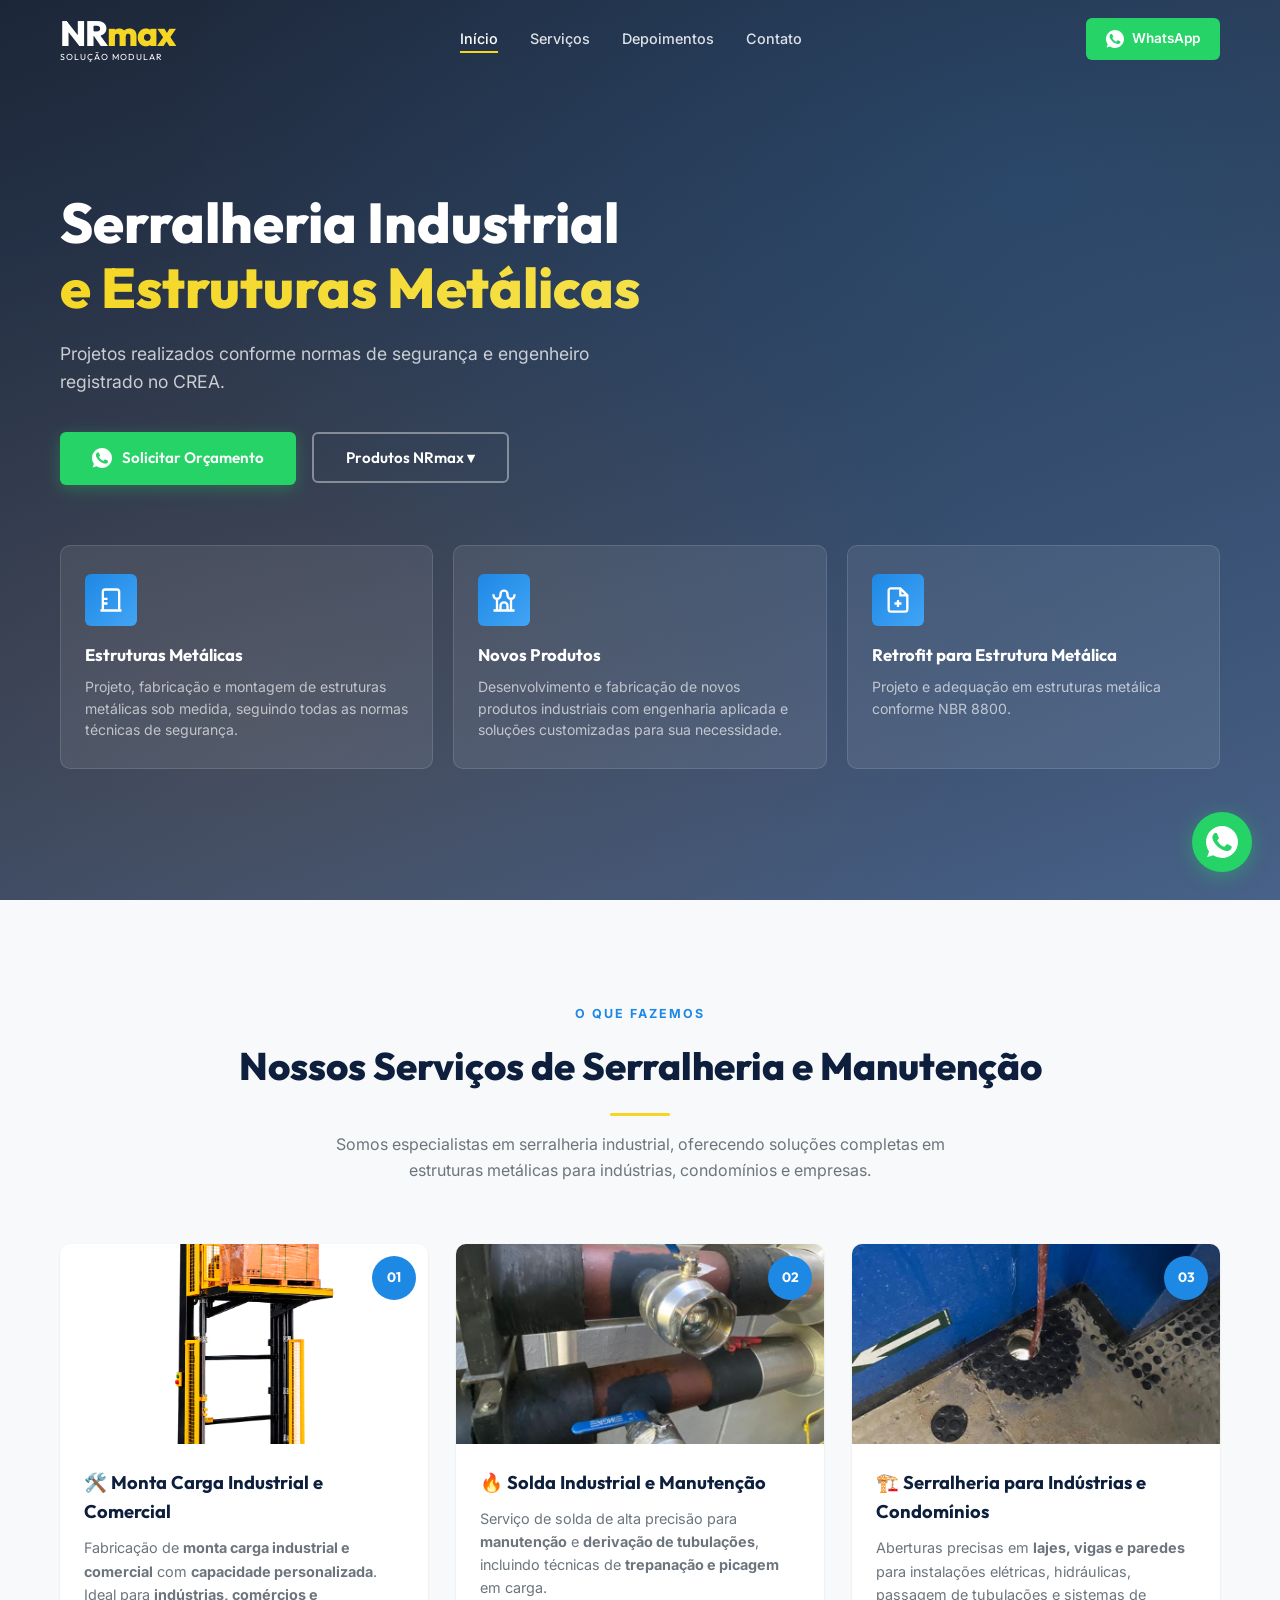
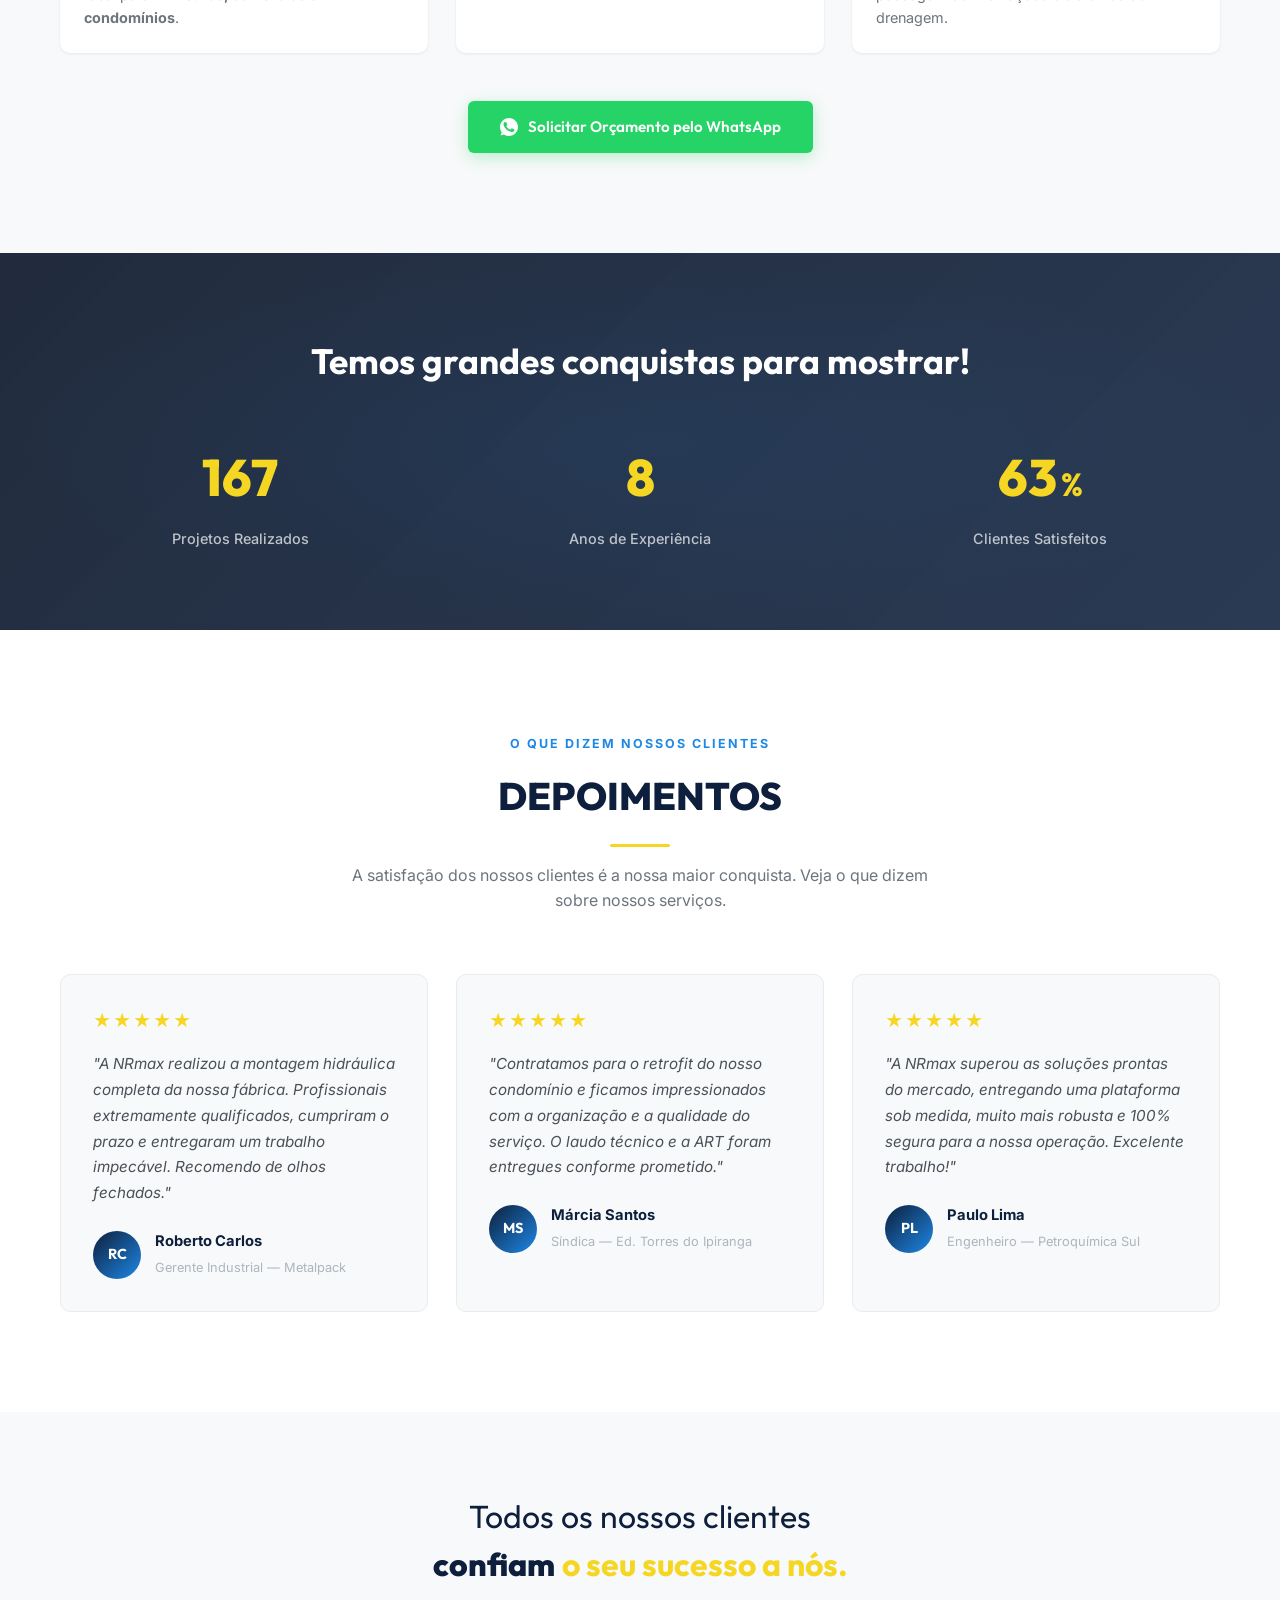
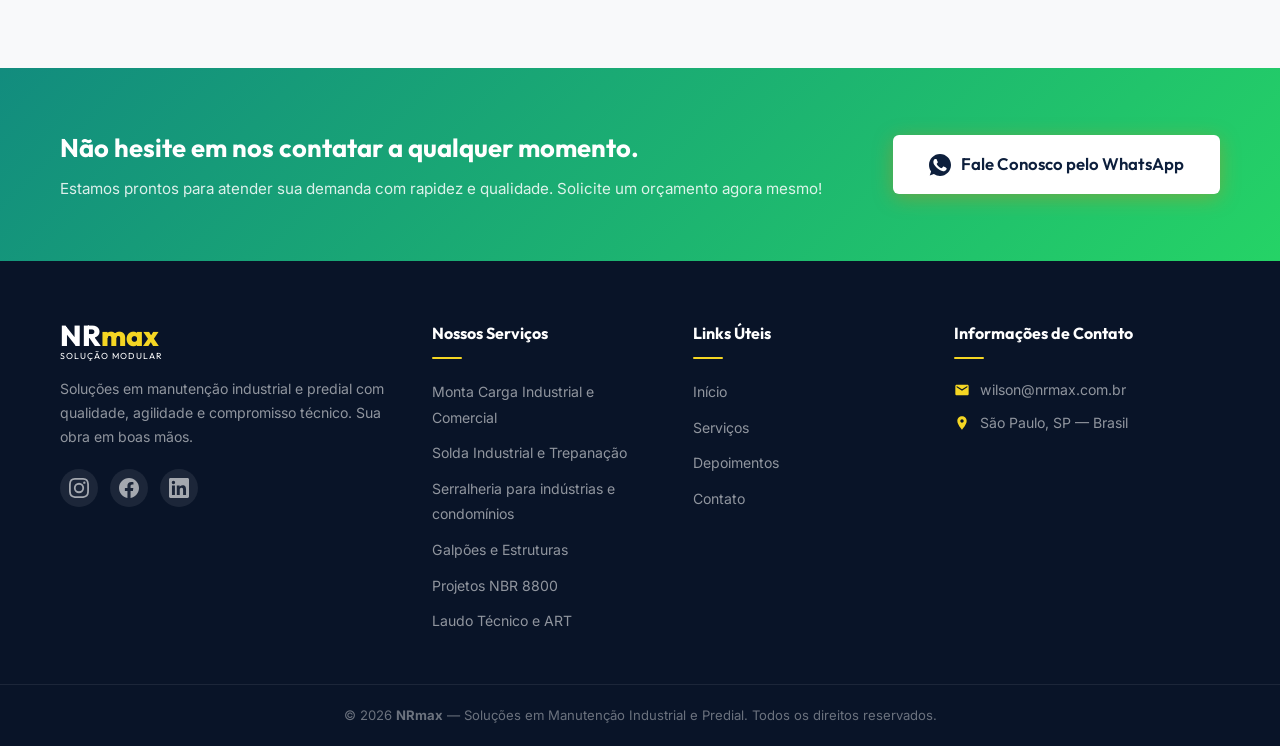
<file: index.html>
<!DOCTYPE html>
<html lang="pt-BR">

<head>
    <meta charset="UTF-8">
    <meta name="viewport" content="width=device-width, initial-scale=1.0">
    <meta name="google-site-verification" content="oML-uaiuYmUW7hUOKLRVwJRN2dQovYmiRewHsom52R8" />
    <link rel="icon" type="image/png" href="assets/favicon.png">

    <!-- 1. TÍTULO E DESCRIÇÃO OTIMIZADOS -->
    <title>Serralheria Industrial e Estruturas Metálicas em SP | NRmax</title>
    <meta name="description"
        content="Especialista em serralheria industrial, estruturas metálicas e manutenção predial em São Paulo. Retrofit, tubulações, galpões e laudos com ART. Solicite orçamento!">
    <meta name="keywords"
        content="retrofit industrial, manutenção predial, tubulações, furo em carga, furo em concreto, estruturas metálicas, galpões, laudo técnico, ART, NBR 8800">

    <!-- 2. CANONICAL E OPEN GRAPH (Redes Sociais) -->
    <link rel="canonical" href="https://nrmax.com.br/">
    <meta property="og:title" content="Serralheria Industrial e Estruturas Metálicas em SP | NRmax">
    <meta property="og:description"
        content="Especialista em serralheria, estruturas metálicas e manutenção industrial. Projetos sob medida com qualidade e segurança.">
    <meta property="og:type" content="website">
    <meta property="og:url" content="https://nrmax.com.br/">
    <meta property="og:image" content="https://nrmax.com.br/assets/monta-carga-elevador-industrial.png">
    <meta property="og:locale" content="pt_BR">

    <!-- 3. SCHEMA MARKUP (Dados Estruturados para o Google) -->
    <script type="application/ld+json">
    {
      "@context": "https://schema.org",
      "@type": "LocalBusiness",
      "name": "NRmax - Serralheria e Estruturas Metálicas",
      "image": "https://nrmax.com.br/assets/monta-carga-elevador-industrial.png",
      "description": "Soluções em manutenção industrial e predial, retrofit, estruturas metálicas e tubulações.",
      "address": {
        "@type": "PostalAddress",
        "addressLocality": "São Paulo",
        "addressRegion": "SP",
        "addressCountry": "BR"
      },
      "telephone": "+55-11-99627-2376",
      "url": "https://nrmax.com.br/",
      "priceRange": "$$"
    }
    </script>

    <link rel="preconnect" href="https://fonts.googleapis.com">
    <link rel="preconnect" href="https://fonts.gstatic.com" crossorigin>
    <link
        href="https://fonts.googleapis.com/css2?family=Inter:wght@300;400;500;600;700;800;900&family=Outfit:wght@400;500;600;700;800&display=swap"
        rel="stylesheet">
    <link rel="stylesheet" href="styles.css">
</head>

<body>

    <!-- ========== WHATSAPP FLOATING BUTTON ========== -->
    <a href="https://wa.me/5511967809326?text=Olá!%20Gostaria%20de%20solicitar%20um%20orçamento." class="whatsapp-float"
        target="_blank" rel="noopener" aria-label="Fale conosco pelo WhatsApp" id="whatsapp-float">
        <svg viewBox="0 0 32 32" width="32" height="32" fill="#fff">
            <path
                d="M16.004 0h-.008C7.174 0 0 7.176 0 16.004c0 3.5 1.132 6.744 3.054 9.378L1.054 31.2l6.042-1.94a15.9 15.9 0 008.908 2.736C24.826 31.996 32 24.82 32 16.004 32 7.176 24.826 0 16.004 0zm9.35 22.616c-.394 1.11-1.946 2.032-3.194 2.302-.856.182-1.972.328-5.732-1.232-4.81-1.996-7.904-6.876-8.142-7.194-.228-.318-1.918-2.554-1.918-4.872s1.214-3.456 1.644-3.928c.43-.472.94-.59 1.254-.59.314 0 .63.002.904.016.29.014.68-.11 1.064.812.394.946 1.34 3.264 1.458 3.502.118.238.198.514.04.83-.158.318-.238.514-.474.792-.238.278-.498.62-.712.832-.238.238-.486.496-.208.972.278.474 1.234 2.036 2.65 3.298 1.82 1.622 3.354 2.126 3.828 2.364.474.238.752.198 1.03-.118.278-.318 1.194-1.392 1.512-1.87.318-.474.636-.394 1.072-.236.434.158 2.754 1.3 3.228 1.536.474.238.79.354.908.55.118.198.118 1.132-.276 2.224z" />
        </svg>
        <span class="whatsapp-tooltip">Fale Conosco</span>
    </a>

    <!-- ========== HEADER / NAVBAR ========== -->
    <header class="header" id="header">
        <div class="container header-inner">
            <a href="#" class="logo" id="logo">
                <div class="logo-text"><span class="logo-nr">NR</span><span class="logo-max">max</span></div>
                <span class="logo-sub">Solução Modular</span>
            </a>
            <nav class="nav" id="nav">
                <ul class="nav-list">
                    <li><a href="#home" class="nav-link active">Início</a></li>
                    <li><a href="#servicos" class="nav-link">Serviços</a></li>
                    <li><a href="#depoimentos" class="nav-link">Depoimentos</a></li>
                    <li><a href="#contato" class="nav-link">Contato</a></li>
                </ul>
            </nav>
            <a href="https://wa.me/5511967809326?text=Olá!%20Gostaria%20de%20solicitar%20um%20orçamento."
                class="header-whatsapp-btn" target="_blank" rel="noopener" id="header-whatsapp">
                <svg viewBox="0 0 32 32" width="18" height="18" fill="#fff">
                    <path
                        d="M16.004 0h-.008C7.174 0 0 7.176 0 16.004c0 3.5 1.132 6.744 3.054 9.378L1.054 31.2l6.042-1.94a15.9 15.9 0 008.908 2.736C24.826 31.996 32 24.82 32 16.004 32 7.176 24.826 0 16.004 0zm9.35 22.616c-.394 1.11-1.946 2.032-3.194 2.302-.856.182-1.972.328-5.732-1.232-4.81-1.996-7.904-6.876-8.142-7.194-.228-.318-1.918-2.554-1.918-4.872s1.214-3.456 1.644-3.928c.43-.472.94-.59 1.254-.59.314 0 .63.002.904.016.29.014.68-.11 1.064.812.394.946 1.34 3.264 1.458 3.502.118.238.198.514.04.83-.158.318-.238.514-.474.792-.238.278-.498.62-.712.832-.238.238-.486.496-.208.972.278.474 1.234 2.036 2.65 3.298 1.82 1.622 3.354 2.126 3.828 2.364.474.238.752.198 1.03-.118.278-.318 1.194-1.392 1.512-1.87.318-.474.636-.394 1.072-.236.434.158 2.754 1.3 3.228 1.536.474.238.79.354.908.55.118.198.118 1.132-.276 2.224z" />
                </svg>
                WhatsApp
            </a>
            <button class="hamburger" id="hamburger" aria-label="Abrir menu">
                <span></span><span></span><span></span>
            </button>
        </div>
    </header>

    <!-- ========== HERO SECTION ========== -->
    <section class="hero" id="home">
        <div class="hero-overlay"></div>
        <div class="container hero-content">
            <!-- 4. H1 OTIMIZADO COM PALAVRAS-CHAVE -->
            <h1 class="hero-title">
                Serralheria Industrial<br>
                <span class="hero-highlight">e Estruturas Metálicas</span>
            </h1>
            <p class="hero-subtitle">Projetos realizados conforme normas de segurança e engenheiro registrado no CREA.
            </p>
            <div class="hero-buttons">
                <a href="https://wa.me/5511967809326?text=Olá!%20Gostaria%20de%20solicitar%20um%20orçamento."
                    class="btn btn-primary" target="_blank" rel="noopener" id="hero-cta">
                    <svg viewBox="0 0 32 32" width="20" height="20" fill="#fff">
                        <path
                            d="M16.004 0h-.008C7.174 0 0 7.176 0 16.004c0 3.5 1.132 6.744 3.054 9.378L1.054 31.2l6.042-1.94a15.9 15.9 0 008.908 2.736C24.826 31.996 32 24.82 32 16.004 32 7.176 24.826 0 16.004 0zm9.35 22.616c-.394 1.11-1.946 2.032-3.194 2.302-.856.182-1.972.328-5.732-1.232-4.81-1.996-7.904-6.876-8.142-7.194-.228-.318-1.918-2.554-1.918-4.872s1.214-3.456 1.644-3.928c.43-.472.94-.59 1.254-.59.314 0 .63.002.904.016.29.014.68-.11 1.064.812.394.946 1.34 3.264 1.458 3.502.118.238.198.514.04.83-.158.318-.238.514-.474.792-.238.278-.498.62-.712.832-.238.238-.486.496-.208.972.278.474 1.234 2.036 2.65 3.298 1.82 1.622 3.354 2.126 3.828 2.364.474.238.752.198 1.03-.118.278-.318 1.194-1.392 1.512-1.87.318-.474.636-.394 1.072-.236.434.158 2.754 1.3 3.228 1.536.474.238.79.354.908.55.118.198.118 1.132-.276 2.224z" />
                    </svg>
                    Solicitar Orçamento
                </a>
                <div class="dropdown" id="hero-services-btn">
                    <button class="btn btn-outline dropdown-toggle" type="button">Produtos NRmax ▾</button>
                    <div class="dropdown-menu">
                        <a href="https://plataforma.nrmax.com.br/" class="dropdown-item" target="_blank" rel="noopener">Plataforma De Carga</a>
                        <a href="https://freio.nrmax.com.br/" class="dropdown-item" target="_blank" rel="noopener">Freio Para Elevador</a>
                    </div>
                </div>
            </div>
            <!-- Retrofit Cards -->
            <div class="hero-cards">
                <div class="hero-card">
                    <div class="hero-card-icon">
                        <svg viewBox="0 0 24 24" fill="none" stroke="currentColor" stroke-width="2" width="28"
                            height="28">
                            <path
                                d="M19 21V5a2 2 0 00-2-2H7a2 2 0 00-2 2v16m14 0H5m14 0h2m-16 0H3m2-10h4m-4 4h4m6-8h.01M17 11h.01M17 15h.01" />
                        </svg>
                    </div>
                    <h3>Estruturas Metálicas</h3>
                    <p>Projeto, fabricação e montagem de estruturas metálicas sob medida, seguindo todas as normas
                        técnicas de segurança.</p>
                </div>
                <div class="hero-card">
                    <div class="hero-card-icon">
                        <svg viewBox="0 0 24 24" fill="none" stroke="currentColor" stroke-width="2" width="28"
                            height="28">
                            <path
                                d="M3 21h18M3 7v1a3 3 0 006 0V7m0 0a3 3 0 016 0v1a3 3 0 006 0V7M6 21V10m12 11V10M9 21v-4a3 3 0 016 0v4" />
                        </svg>
                    </div>
                    <h3>Novos Produtos</h3>
                    <p>Desenvolvimento e fabricação de novos produtos industriais com engenharia aplicada e soluções
                        customizadas para sua necessidade.</p>
                </div>
                <div class="hero-card">
                    <div class="hero-card-icon">
                        <svg viewBox="0 0 24 24" fill="none" stroke="currentColor" stroke-width="2" width="28"
                            height="28">
                            <path
                                d="M14 2H6a2 2 0 00-2 2v16a2 2 0 002 2h12a2 2 0 002-2V8z M14 2v6h6 M12 18v-6 M9 15h6" />
                        </svg>
                    </div>
                    <h3>Retrofit para Estrutura Metálica</h3>
                    <p>Projeto e adequação em estruturas metálica conforme NBR 8800.</p>
                </div>
            </div>
        </div>
    </section>

    <!-- ========== SERVICES SECTION ========== -->
    <section class="services" id="servicos">
        <div class="container">
            <div class="section-header">
                <span class="section-tag">O QUE FAZEMOS</span>
                <!-- 5. H2 OTIMIZADO -->
                <h2 class="section-title">Nossos Serviços de Serralheria e Manutenção</h2>
                <p class="section-description">Somos especialistas em serralheria industrial, oferecendo soluções
                    completas em estruturas metálicas para indústrias, condomínios e empresas.</p>
            </div>
            <div class="services-grid">
                <!-- Service 1 -->
                <div class="service-card" id="service-tubulacoes">
                    <div class="service-card-image">
                        <!-- 6. ALT TEXT OTIMIZADO -->
                        <img src="assets/monta-carga-elevador-industrial.png"
                            alt="Monta carga industrial e comercial - elevador hidráulico para carga NRmax" loading="lazy">
                        <div class="service-card-overlay">
                            <span class="service-number">01</span>
                        </div>
                    </div>
                    <div class="service-card-content">
                        <!-- 7. EMOJIS E NEGRITOS ADICIONADOS -->
                        <h3>🛠️ Monta Carga Industrial e Comercial</h3>
                        <p>Fabricação de <strong>monta carga industrial e comercial</strong> com <strong>capacidade personalizada</strong>. Ideal para <strong>indústrias, comércios e condomínios</strong>.</p>
                    </div>
                </div>
                <!-- Service 2 -->
                <div class="service-card" id="service-furo-carga">
                    <div class="service-card-image">
                        <img src="assets/imagem2.jpg"
                            alt="Serviço de solda industrial, trepanação e picagem em carga NRmax" loading="lazy">
                        <div class="service-card-overlay">
                            <span class="service-number">02</span>
                        </div>
                    </div>
                    <div class="service-card-content">
                        <h3>🔥 Solda Industrial e Manutenção</h3>
                        <p>Serviço de solda de alta precisão para <strong>manutenção</strong> e <strong>derivação de
                                tubulações</strong>, incluindo técnicas de <strong>trepanação e picagem</strong> em
                            carga.</p>
                    </div>
                </div>
                <!-- Service 3 -->
                <div class="service-card" id="service-furo-concreto">
                    <div class="service-card-image">
                        <img src="assets/imagem3.jpg"
                            alt="Serralheria industrial e predial para condomínios e fábricas NRmax" loading="lazy">
                        <div class="service-card-overlay">
                            <span class="service-number">03</span>
                        </div>
                    </div>
                    <div class="service-card-content">
                        <h3>🏗️ Serralheria para Indústrias e Condomínios</h3>
                        <p>Aberturas precisas em <strong>lajes, vigas e paredes</strong> para instalações elétricas,
                            hidráulicas, passagem de tubulações e sistemas de drenagem.</p>
                    </div>
                </div>
            </div>
            <!-- CTA within services -->
            <div class="services-cta">
                <a href="https://wa.me/5511967809326?text=Olá!%20Gostaria%20de%20saber%20mais%20sobre%20os%20serviços%20da%20NRmax."
                    class="btn btn-primary" target="_blank" rel="noopener" id="services-cta-btn">
                    <svg viewBox="0 0 32 32" width="18" height="18" fill="#fff">
                        <path
                            d="M16.004 0h-.008C7.174 0 0 7.176 0 16.004c0 3.5 1.132 6.744 3.054 9.378L1.054 31.2l6.042-1.94a15.9 15.9 0 008.908 2.736C24.826 31.996 32 24.82 32 16.004 32 7.176 24.826 0 16.004 0zm9.35 22.616c-.394 1.11-1.946 2.032-3.194 2.302-.856.182-1.972.328-5.732-1.232-4.81-1.996-7.904-6.876-8.142-7.194-.228-.318-1.918-2.554-1.918-4.872s1.214-3.456 1.644-3.928c.43-.472.94-.59 1.254-.59.314 0 .63.002.904.016.29.014.68-.11 1.064.812.394.946 1.34 3.264 1.458 3.502.118.238.198.514.04.83-.158.318-.238.514-.474.792-.238.278-.498.62-.712.832-.238.238-.486.496-.208.972.278.474 1.234 2.036 2.65 3.298 1.82 1.622 3.354 2.126 3.828 2.364.474.238.752.198 1.03-.118.278-.318 1.194-1.392 1.512-1.87.318-.474.636-.394 1.072-.236.434.158 2.754 1.3 3.228 1.536.474.238.79.354.908.55.118.198.118 1.132-.276 2.224z" />
                    </svg>
                    Solicitar Orçamento pelo WhatsApp
                </a>
            </div>
        </div>
    </section>

    <!-- ========== STATS / CONQUISTAS SECTION ========== -->
    <section class="stats" id="conquistas">
        <div class="stats-overlay"></div>
        <div class="container stats-content">
            <h2 class="stats-title">Temos grandes conquistas para mostrar!</h2>
            <div class="stats-grid">
                <div class="stat-item">
                    <span class="stat-number" data-target="261">0</span>
                    <span class="stat-label">Projetos Realizados</span>
                </div>
                <div class="stat-item">
                    <span class="stat-number" data-target="12">0</span>
                    <span class="stat-label">Anos de Experiência</span>
                </div>
                <div class="stat-item">
                    <span class="stat-number" data-target="98">0</span>
                    <span class="stat-suffix">%</span>
                    <span class="stat-label">Clientes Satisfeitos</span>
                </div>
            </div>
        </div>
    </section>

    <!-- ========== TESTIMONIALS SECTION ========== -->
    <section class="testimonials" id="depoimentos">
        <div class="container">
            <div class="section-header">
                <span class="section-tag">O QUE DIZEM NOSSOS CLIENTES</span>
                <h2 class="section-title">DEPOIMENTOS</h2>
                <p class="section-description">A satisfação dos nossos clientes é a nossa maior conquista. Veja o que
                    dizem sobre nossos serviços.</p>
            </div>
            <div class="testimonials-grid">
                <div class="testimonial-card" id="testimonial-1">
                    <div class="testimonial-stars">★★★★★</div>
                    <p class="testimonial-text">"A NRmax realizou a montagem hidráulica completa da nossa fábrica.
                        Profissionais extremamente qualificados, cumpriram o prazo e entregaram um trabalho impecável.
                        Recomendo de olhos fechados."</p>
                    <div class="testimonial-author">
                        <div class="testimonial-avatar">RC</div>
                        <div class="testimonial-info">
                            <strong>Roberto Carlos</strong>
                            <span>Gerente Industrial — Metalpack</span>
                        </div>
                    </div>
                </div>
                <div class="testimonial-card" id="testimonial-2">
                    <div class="testimonial-stars">★★★★★</div>
                    <p class="testimonial-text">"Contratamos para o retrofit do nosso condomínio e ficamos
                        impressionados com a organização e a qualidade do serviço. O laudo técnico e a ART foram
                        entregues conforme prometido."</p>
                    <div class="testimonial-author">
                        <div class="testimonial-avatar">MS</div>
                        <div class="testimonial-info">
                            <strong>Márcia Santos</strong>
                            <span>Síndica — Ed. Torres do Ipiranga</span>
                        </div>
                    </div>
                </div>
                <div class="testimonial-card" id="testimonial-3">
                    <div class="testimonial-stars">★★★★★</div>
                    <p class="testimonial-text">"A NRmax superou as soluções prontas do mercado, entregando uma
                        plataforma sob medida, muito mais robusta e 100% segura para a nossa operação. Excelente
                        trabalho!"</p>
                    <div class="testimonial-author">
                        <div class="testimonial-avatar">PL</div>
                        <div class="testimonial-info">
                            <strong>Paulo Lima</strong>
                            <span>Engenheiro — Petroquímica Sul</span>
                        </div>
                    </div>
                </div>
            </div>
        </div>
    </section>

    <!-- ========== TRUST / CLIENTS SECTION ========== -->
    <section class="trust-section">
        <div class="container">
            <h2 class="trust-title">Todos os nossos clientes<br><strong>confiam</strong> <span
                    class="highlight-orange">o seu sucesso a nós.</span></h2>
        </div>
    </section>

    <!-- ========== CTA BAND ========== -->
    <section class="cta-band" id="contato">
        <div class="container cta-band-content">
            <div class="cta-band-text">
                <h2>Não hesite em nos contatar a qualquer momento.</h2>
                <p>Estamos prontos para atender sua demanda com rapidez e qualidade. Solicite um orçamento agora mesmo!
                </p>
            </div>
            <a href="https://wa.me/5511967809326?text=Olá!%20Gostaria%20de%20solicitar%20um%20orçamento%20com%20a%20NRmax."
                class="btn btn-cta" target="_blank" rel="noopener" id="cta-band-btn">
                <svg viewBox="0 0 32 32" width="22" height="22" fill="#0d1f3c">
                    <path
                        d="M16.004 0h-.008C7.174 0 0 7.176 0 16.004c0 3.5 1.132 6.744 3.054 9.378L1.054 31.2l6.042-1.94a15.9 15.9 0 008.908 2.736C24.826 31.996 32 24.82 32 16.004 32 7.176 24.826 0 16.004 0zm9.35 22.616c-.394 1.11-1.946 2.032-3.194 2.302-.856.182-1.972.328-5.732-1.232-4.81-1.996-7.904-6.876-8.142-7.194-.228-.318-1.918-2.554-1.918-4.872s1.214-3.456 1.644-3.928c.43-.472.94-.59 1.254-.59.314 0 .63.002.904.016.29.014.68-.11 1.064.812.394.946 1.34 3.264 1.458 3.502.118.238.198.514.04.83-.158.318-.238.514-.474.792-.238.278-.498.62-.712.832-.238.238-.486.496-.208.972.278.474 1.234 2.036 2.65 3.298 1.82 1.622 3.354 2.126 3.828 2.364.474.238.752.198 1.03-.118.278-.318 1.194-1.392 1.512-1.87.318-.474.636-.394 1.072-.236.434.158 2.754 1.3 3.228 1.536.474.238.79.354.908.55.118.198.118 1.132-.276 2.224z" />
                </svg>
                Fale Conosco pelo WhatsApp
            </a>
        </div>
    </section>

    <!-- ========== FOOTER ========== -->
    <footer class="footer">
        <div class="container footer-grid">
            <div class="footer-col footer-about">
                <a href="#" class="footer-logo">
                    <div class="logo-text"><span class="logo-nr">NR</span><span class="logo-max">max</span></div>
                    <span class="logo-sub">Solução Modular</span>
                </a>
                <p>Soluções em manutenção industrial e predial com qualidade, agilidade e compromisso técnico. Sua obra
                    em boas mãos.</p>
                <div class="footer-social">
                    <a href="#" aria-label="Instagram" class="social-link">
                        <svg viewBox="0 0 24 24" width="20" height="20" fill="currentColor">
                            <path
                                d="M12 2.163c3.204 0 3.584.012 4.85.07 3.252.148 4.771 1.691 4.919 4.919.058 1.265.069 1.645.069 4.849 0 3.205-.012 3.584-.069 4.849-.149 3.225-1.664 4.771-4.919 4.919-1.266.058-1.644.07-4.85.07-3.204 0-3.584-.012-4.849-.07-3.26-.149-4.771-1.699-4.919-4.92-.058-1.265-.07-1.644-.07-4.849 0-3.204.013-3.583.07-4.849.149-3.227 1.664-4.771 4.919-4.919 1.266-.057 1.645-.069 4.849-.069zM12 0C8.741 0 8.333.014 7.053.072 2.695.272.273 2.69.073 7.052.014 8.333 0 8.741 0 12c0 3.259.014 3.668.072 4.948.2 4.358 2.618 6.78 6.98 6.98C8.333 23.986 8.741 24 12 24c3.259 0 3.668-.014 4.948-.072 4.354-.2 6.782-2.618 6.979-6.98.059-1.28.073-1.689.073-4.948 0-3.259-.014-3.667-.072-4.947-.196-4.354-2.617-6.78-6.979-6.98C15.668.014 15.259 0 12 0zm0 5.838a6.162 6.162 0 100 12.324 6.162 6.162 0 000-12.324zM12 16a4 4 0 110-8 4 4 0 010 8zm6.406-11.845a1.44 1.44 0 100 2.881 1.44 1.44 0 000-2.881z" />
                        </svg>
                    </a>
                    <a href="#" aria-label="Facebook" class="social-link">
                        <svg viewBox="0 0 24 24" width="20" height="20" fill="currentColor">
                            <path
                                d="M24 12.073c0-6.627-5.373-12-12-12s-12 5.373-12 12c0 5.99 4.388 10.954 10.125 11.854v-8.385H7.078v-3.47h3.047V9.43c0-3.007 1.792-4.669 4.533-4.669 1.312 0 2.686.235 2.686.235v2.953H15.83c-1.491 0-1.956.925-1.956 1.874v2.25h3.328l-.532 3.47h-2.796v8.385C19.612 23.027 24 18.062 24 12.073z" />
                        </svg>
                    </a>
                    <a href="#" aria-label="LinkedIn" class="social-link">
                        <svg viewBox="0 0 24 24" width="20" height="20" fill="currentColor">
                            <path
                                d="M20.447 20.452h-3.554v-5.569c0-1.328-.027-3.037-1.852-3.037-1.853 0-2.136 1.445-2.136 2.939v5.667H9.351V9h3.414v1.561h.046c.477-.9 1.637-1.85 3.37-1.85 3.601 0 4.267 2.37 4.267 5.455v6.286zM5.337 7.433a2.062 2.062 0 01-2.063-2.065 2.064 2.064 0 112.063 2.065zm1.782 13.019H3.555V9h3.564v11.452zM22.225 0H1.771C.792 0 0 .774 0 1.729v20.542C0 23.227.792 24 1.771 24h20.451C23.2 24 24 23.227 24 22.271V1.729C24 .774 23.2 0 22.222 0h.003z" />
                        </svg>
                    </a>
                </div>
            </div>
            <div class="footer-col">
                <h4>Nossos Serviços</h4>
                <ul>
                    <!-- 8. LINK DUPLICADO NO FOOTER CORRIGIDO -->
                    <li><a href="#servicos">Monta Carga Industrial e Comercial</a></li>
                    <li><a href="#servicos">Solda Industrial e Trepanação</a></li>
                    <li><a href="#servicos">Serralheria para indústrias e condomínios</a></li>
                    <li><a href="#servicos">Galpões e Estruturas</a></li>
                    <li><a href="#servicos">Projetos NBR 8800</a></li>
                    <li><a href="#servicos">Laudo Técnico e ART</a></li>
                </ul>
            </div>
            <div class="footer-col">
                <h4>Links Úteis</h4>
                <ul>
                    <li><a href="#home">Início</a></li>
                    <li><a href="#servicos">Serviços</a></li>
                    <li><a href="#depoimentos">Depoimentos</a></li>
                    <li><a href="#contato">Contato</a></li>
                </ul>
            </div>
            <div class="footer-col">
                <h4>Informações de Contato</h4>
                <ul class="footer-contact">
                    <li>
                        <svg viewBox="0 0 24 24" width="16" height="16" fill="currentColor">
                            <path
                                d="M20 4H4c-1.1 0-1.99.9-1.99 2L2 18c0 1.1.9 2 2 2h16c1.1 0 2-.9 2-2V6c0-1.1-.9-2-2-2zm0 4l-8 5-8-5V6l8 5 8-5v2z" />
                        </svg>
                        wilson@nrmax.com.br
                    </li>
                    <li>
                        <svg viewBox="0 0 24 24" width="16" height="16" fill="currentColor">
                            <path
                                d="M12 2C8.13 2 5 5.13 5 9c0 5.25 7 13 7 13s7-7.75 7-13c0-3.87-3.13-7-7-7zm0 9.5c-1.38 0-2.5-1.12-2.5-2.5s1.12-2.5 2.5-2.5 2.5 1.12 2.5 2.5-1.12 2.5-2.5 2.5z" />
                        </svg>
                        São Paulo, SP — Brasil
                    </li>
                </ul>
            </div>
        </div>
        <div class="footer-bottom">
            <div class="container footer-bottom-inner">
                <p>&copy; 2026 <strong>NRmax</strong> — Soluções em Manutenção Industrial e Predial. Todos os direitos
                    reservados.</p>
            </div>
        </div>
    </footer>

    <script src="script.js"></script>
</body>

</html>
</file>
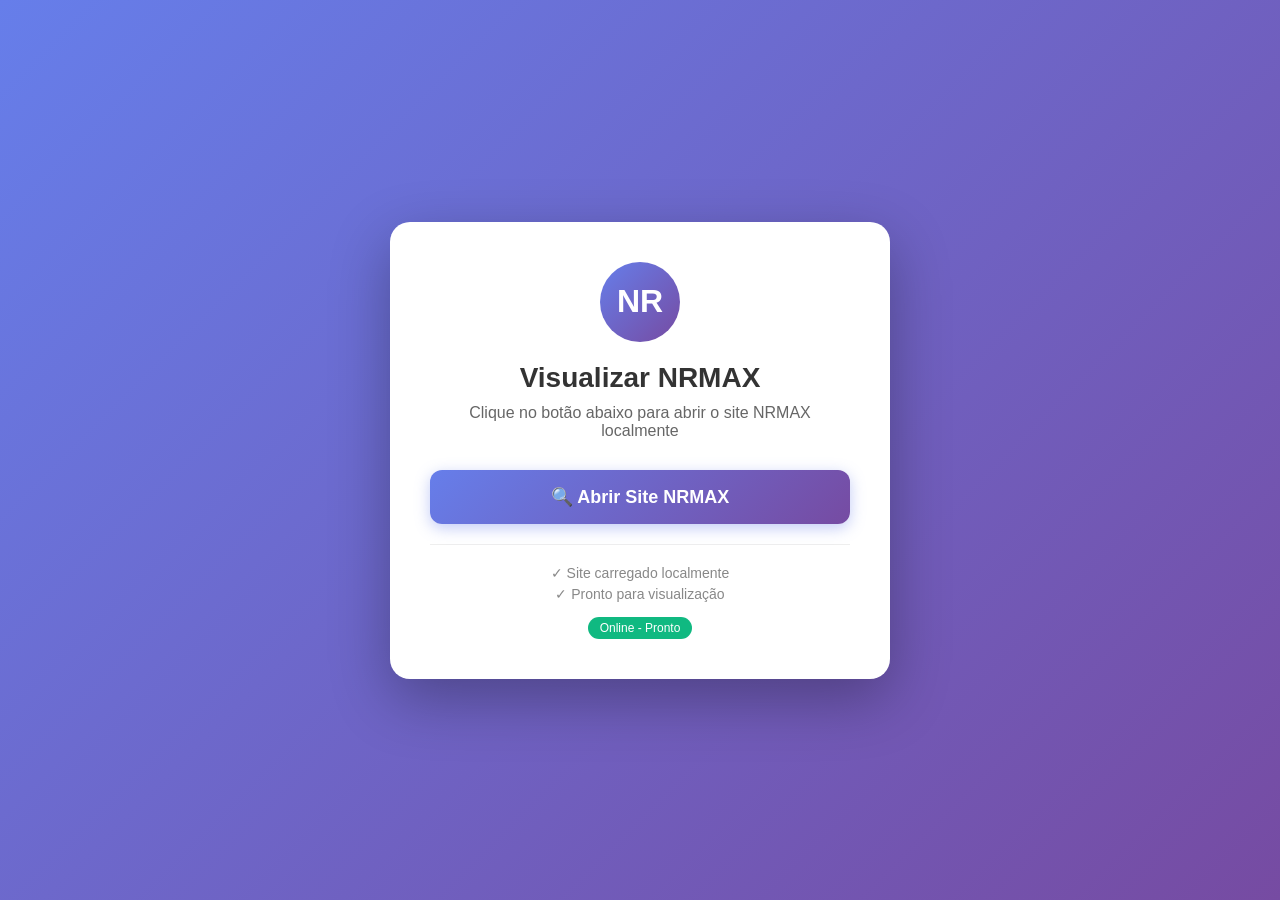
<file: click-to-view.html>
<!DOCTYPE html>
<html lang="pt-BR">
<head>
  <meta charset="UTF-8">
  <meta name="viewport" content="width=device-width, initial-scale=1.0">
  <title>Click to View NRMAX Site</title>
  <style>
    * {
      margin: 0;
      padding: 0;
      box-sizing: border-box;
    }
    
    body {
      font-family: -apple-system, BlinkMacSystemFont, 'Segoe UI', Roboto, sans-serif;
      background: linear-gradient(135deg, #667eea 0%, #764ba2 100%);
      display: flex;
      align-items: center;
      justify-content: center;
      min-height: 100vh;
      padding: 20px;
    }
    
    .container {
      background: white;
      border-radius: 20px;
      padding: 40px;
      max-width: 500px;
      width: 100%;
      box-shadow: 0 20px 60px rgba(0, 0, 0, 0.3);
      text-align: center;
    }
    
    .logo {
      width: 80px;
      height: 80px;
      background: linear-gradient(135deg, #667eea, #764ba2);
      border-radius: 50%;
      margin: 0 auto 20px;
      display: flex;
      align-items: center;
      justify-content: center;
      font-size: 32px;
      color: white;
      font-weight: bold;
    }
    
    h1 {
      color: #333;
      margin-bottom: 10px;
      font-size: 28px;
    }
    
    .subtitle {
      color: #666;
      margin-bottom: 30px;
      font-size: 16px;
    }
    
    .view-button {
      display: inline-block;
      width: 100%;
      padding: 16px 32px;
      background: linear-gradient(135deg, #667eea, #764ba2);
      color: white;
      text-decoration: none;
      border-radius: 12px;
      font-size: 18px;
      font-weight: 600;
      margin-bottom: 20px;
      transition: all 0.3s ease;
      box-shadow: 0 4px 15px rgba(102, 126, 234, 0.4);
    }
    
    .view-button:hover {
      transform: translateY(-3px);
      box-shadow: 0 8px 25px rgba(102, 126, 234, 0.6);
    }
    
    .info {
      padding-top: 20px;
      border-top: 1px solid #eee;
    }
    
    .info p {
      color: #888;
      font-size: 14px;
      margin-bottom: 5px;
    }
    
    .status {
      display: inline-block;
      background: #10b981;
      color: white;
      padding: 4px 12px;
      border-radius: 20px;
      font-size: 12px;
      margin-top: 10px;
    }
  </style>
</head>
<body>
  <div class="container">
    <div class="logo">NR</div>
    
    <h1>Visualizar NRMAX</h1>
    
    <p class="subtitle">Clique no botão abaixo para abrir o site NRMAX localmente</p>
    
    <a href="index.html" class="view-button">
      🔍 Abrir Site NRMAX
    </a>
    
    <div class="info">
      <p>✓ Site carregado localmente</p>
      <p>✓ Pronto para visualização</p>
      <span class="status">Online - Pronto</span>
    </div>
  </div>
</body>
</html>
</file>
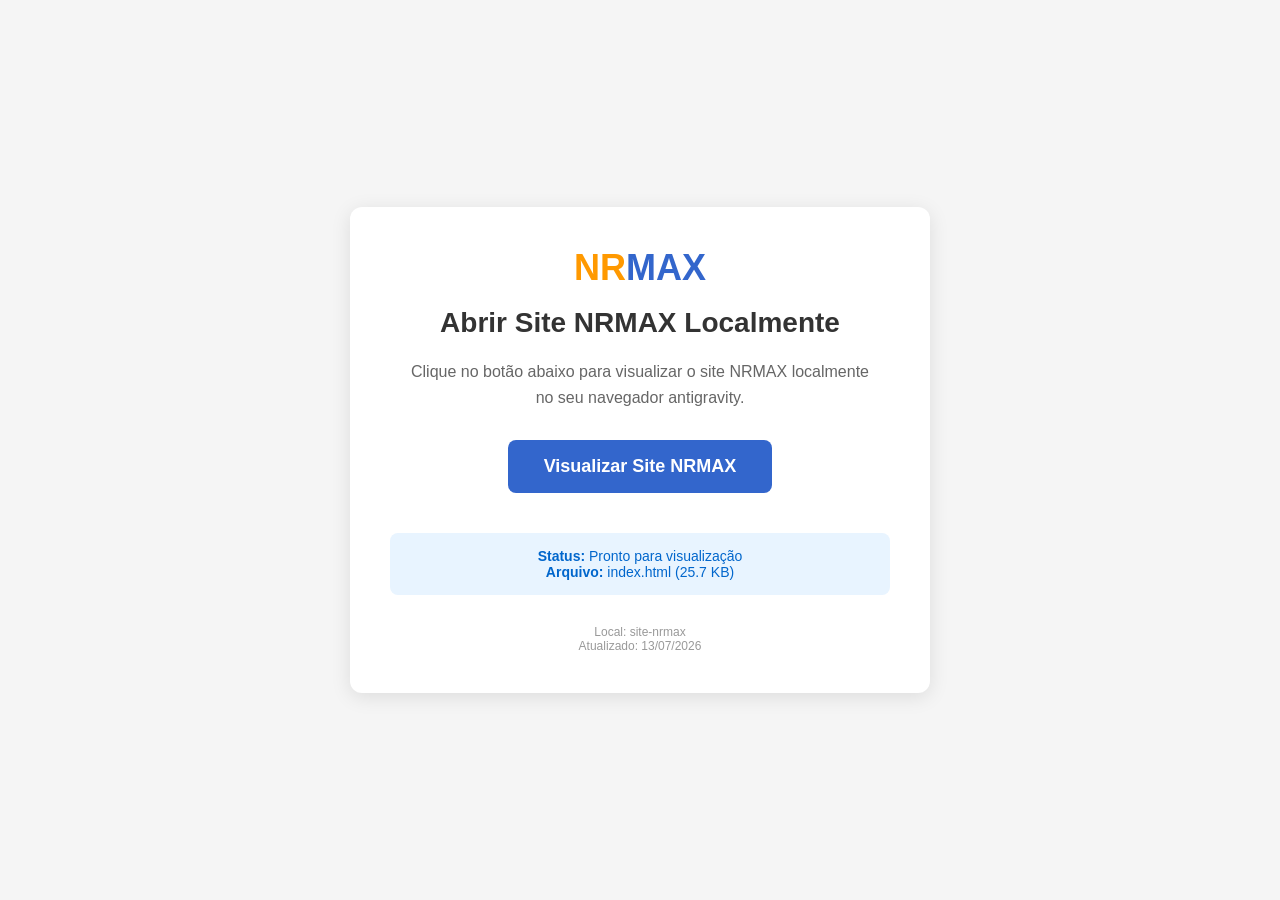
<file: local-viewer.html>
<!DOCTYPE html>
<html lang="pt-BR">
<head>
  <meta charset="UTF-8">
  <meta name="viewport" content="width=device-width, initial-scale=1.0">
  <title>NRMAX - Link Local</title>
  <style>
    body {
      font-family: Arial, sans-serif;
      display: flex;
      flex-direction: column;
      align-items: center;
      justify-content: center;
      min-height: 100vh;
      background: #f5f5f5;
      margin: 0;
      padding: 20px;
      box-sizing: border-box;
    }
    
    .container {
      background: white;
      border-radius: 12px;
      padding: 40px;
      max-width: 500px;
      width: 100%;
      box-shadow: 0 4px 20px rgba(0,0,0,0.1);
      text-align: center;
    }
    
    .logo {
      font-size: 36px;
      font-weight: bold;
      margin-bottom: 10px;
      color: #333;
    }
    
    .logo .nr {
      color: #ff9900;
    }
    
    .logo .max {
      color: #3366cc;
    }
    
    h1 {
      color: #333;
      margin-bottom: 20px;
      font-size: 28px;
    }
    
    .message {
      color: #666;
      margin-bottom: 30px;
      line-height: 1.6;
      font-size: 16px;
    }
    
    .action-btn {
      display: inline-block;
      padding: 16px 32px;
      background: #3366cc;
      color: white;
      text-decoration: none;
      border-radius: 8px;
      font-size: 18px;
      font-weight: 600;
      cursor: pointer;
      transition: all 0.3s ease;
      border: none;
      margin-bottom: 20px;
      min-width: 200px;
    }
    
    .action-btn:hover {
      background: #2851a3;
      transform: translateY(-2px);
      box-shadow: 0 4px 10px rgba(0,0,0,0.2);
    }
    
    .status {
      background: #e8f4ff;
      border-radius: 8px;
      padding: 15px;
      margin-top: 20px;
      color: #0066cc;
      font-size: 14px;
    }
    
    .url-display {
      font-family: monospace;
      background: #f0f0f0;
      padding: 8px;
      border-radius: 4px;
      margin: 10px 0;
      font-size: 12px;
      word-break: break-all;
    }
    
    .footer {
      margin-top: 30px;
      font-size: 12px;
      color: #999;
    }
  </style>
</head>
<body>
  <div class="container">
    <div class="logo">
      <span class="nr">NR</span><span class="max">MAX</span>
    </div>
    
    <h1>Abrir Site NRMAX Localmente</h1>
    
    <p class="message">
      Clique no botão abaixo para visualizar o site NRMAX localmente<br>
      no seu navegador antigravity.
    </p>
    
    <a href="index.html" class="action-btn">
      Visualizar Site NRMAX
    </a>
    
    <div class="status">
      <strong>Status:</strong> Pronto para visualização<br>
      <strong>Arquivo:</strong> index.html (25.7 KB)
    </div>
    
    <div class="footer">
      Local: site-nrmax<br>
      Atualizado: 13/07/2026
    </div>
  </div>
</body>
</html>
</file>
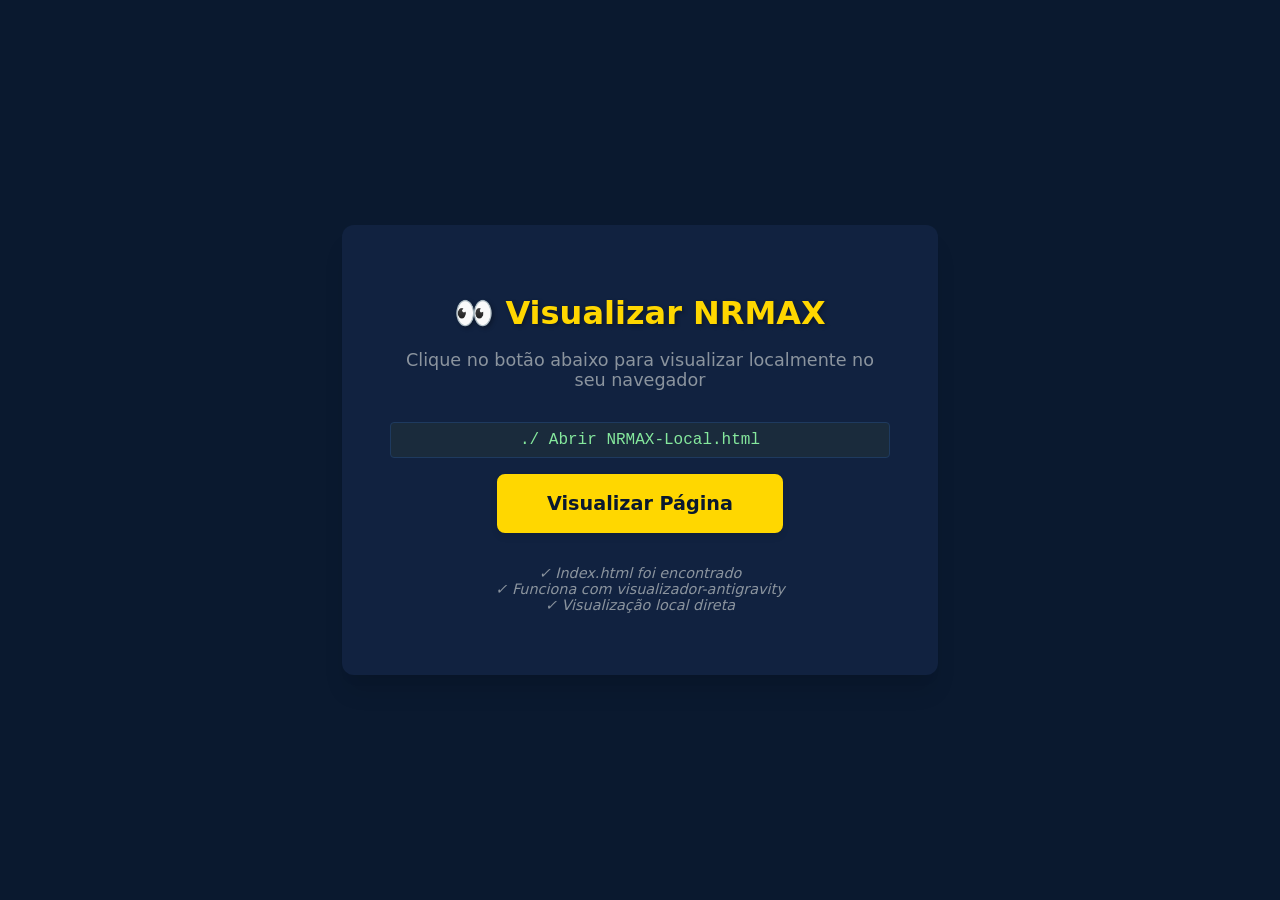
<file: open-local.html>
<!DOCTYPE html>
<html lang="pt-BR">
<head>
  <meta charset="UTF-8">
  <meta name="viewport" content="width=device-width, initial-scale=1.0">
  <title>Clique para Visualizar NRMAX Localmente</title>
  <style>
    body {
      margin: 0;
      padding: 0;
      font-family: system-ui, sans-serif;
      background: white;
      display: flex;
      align-items: center;
      justify-content: center;
      min-height: 100vh;
      background: #0a192f;
      color: #f8f8f8;
    }
    
    .container {
      text-align: center;
      padding: 3rem;
      background: #112240;
      border-radius: 12px;
      max-width: 500px;
      box-shadow: 0 20px 25px -5px rgba(0, 0, 0, 0.1), 0 10px 10px -5px rgba(0, 0, 0, 0.04);
    }
    
    h1 {
      color: #ffd700;
      font-size: 2rem;
      margin-bottom: 1rem;
      text-shadow: 2px 2px 4px rgba(0, 0, 0, 0.3);
    }
    
    .subtitle {
      color: #8b949e;
      margin-bottom: 2rem;
      font-size: 1.1rem;
    }
    
    .view-button {
      display: inline-block;
      padding: 1rem 3rem;
      background: #ffd700;
      color: #0a192f;
      text-decoration: none;
      border-radius: 8px;
      font-weight: 700;
      font-size: 1.2rem;
      transition: all 0.3s ease;
      box-shadow: 0 4px 6px rgba(0, 0, 0, 0.1);
      border: 2px solid #ffd700;
    }
    
    .view-button:hover {
      background: #ffed4e;
      transform: translateY(-2px);
      box-shadow: 0 6px 8px rgba(0, 0, 0, 0.2);
    }
    
    .note {
      margin-top: 2rem;
      font-size: 0.9rem;
      color: #8b949e;
      font-style: italic;
    }
    
    .terminal-line {
      background: #1a2b3c;
      padding: 0.5rem 1rem;
      border-radius: 4px;
      margin: 1rem 0;
      font-family: 'Courier New', monospace;
      color: #85e89d;
      border: 1px solid #1e3a5f;
    }
  </style>
</head>
<body>
  <div class="container">
    <h1>👀 Visualizar NRMAX</h1>
    <p class="subtitle">Clique no botão abaixo para visualizar localmente no seu navegador</p>
    
    <div class="terminal-line">
      ./ Abrir NRMAX-Local.html
    </div>
    
    <a href="index.html" class="view-button">Visualizar Página</a>
    
    <p class="note">
      ✓ Index.html foi encontrado<br>
      ✓ Funciona com visualizador-antigravity<br>
      ✓ Visualização local direta
    </p>
  </div>
</body>
</html>
</file>
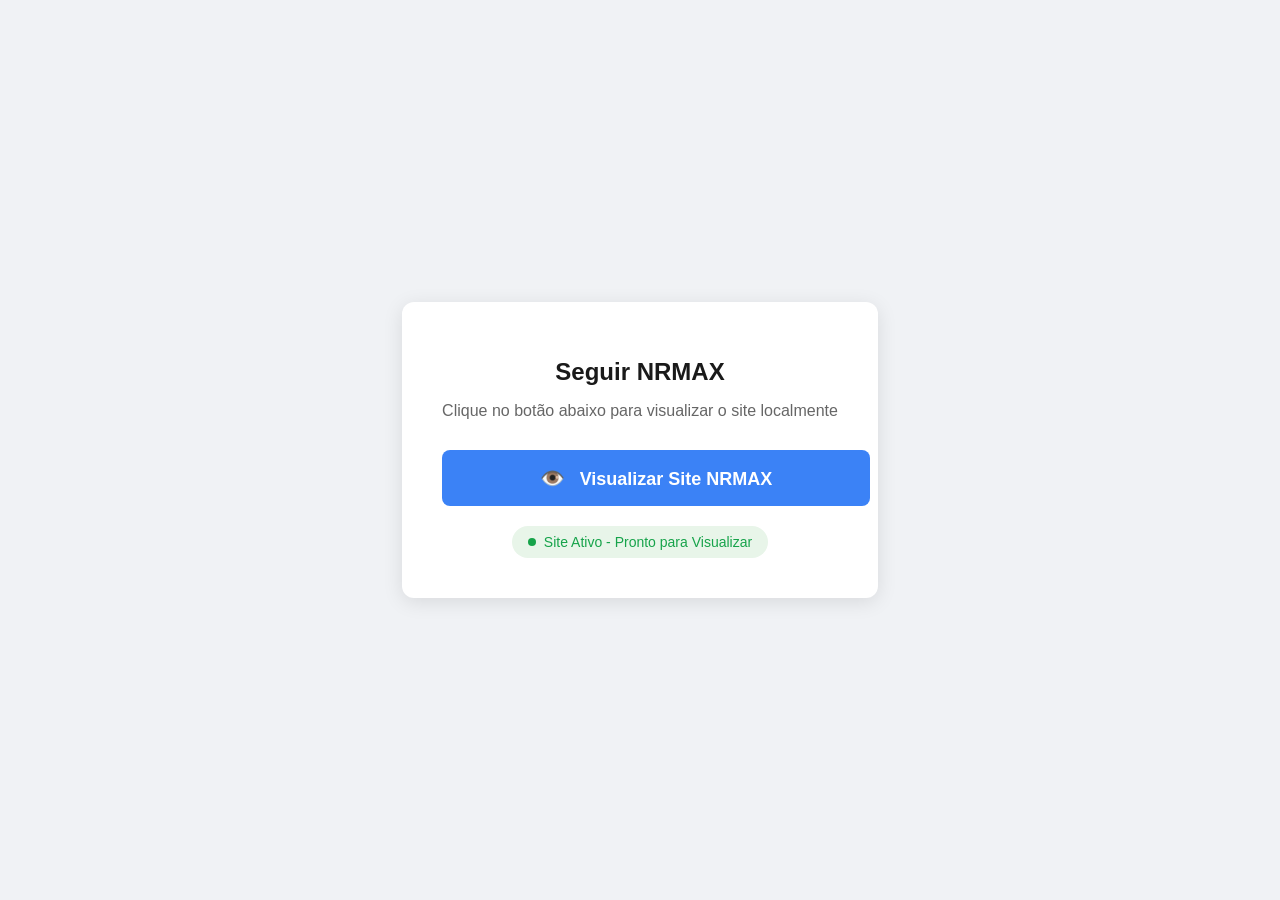
<file: seguir.html>
<!DOCTYPE html>
<html lang="pt-BR">
<head>
    <meta charset="UTF-8">
    <meta name="viewport" content="width=device-width, initial-scale=1.0">
    <title>Seguir NRMAX - Visualizar Localmente</title>
    <style>
        body {
            font-family: Arial, sans-serif;
            display: flex;
            align-items: center;
            justify-content: center;
            min-height: 100vh;
            margin: 0;
            background: #f0f2f5;
        }
        
        .container {
            text-align: center;
            padding: 40px;
            background: white;
            border-radius: 12px;
            box-shadow: 0 4px 20px rgba(0,0,0,0.1);
            max-width: 400px;
        }
        
        h1 {
            color: #1a1a1a;
            margin-bottom: 10px;
            font-size: 24px;
        }
        
        .subtitle {
            color: #666;
            margin-bottom: 30px;
            font-size: 16px;
        }
        
        .follow-link {
            display: block;
            width: 100%;
            padding: 16px;
            background: #3b82f6;
            color: white;
            text-decoration: none;
            border-radius: 8px;
            font-size: 18px;
            font-weight: 600;
            transition: background 0.2s;
            margin-bottom: 20px;
        }
        
        .follow-link:hover {
            background: #2563eb;
        }
        
        .icon {
            margin-right: 10px;
            font-size: 20px;
        }
        
        .status {
            display: inline-flex;
            align-items: center;
            background: #e8f5e9;
            color: #16a34a;
            padding: 8px 16px;
            border-radius: 20px;
            font-size: 14px;
        }
        
        .status-dot {
            width: 8px;
            height: 8px;
            background: #16a34a;
            border-radius: 50%;
            margin-right: 8px;
            animation: pulse 2s infinite;
        }
        
        @keyframes pulse {
            0% { opacity: 1; }
            50% { opacity: 0.5; }
            100% { opacity: 1; }
        }
    </style>
</head>
<body>
    <div class="container">
        <h1>Seguir NRMAX</h1>
        <p class="subtitle">Clique no botão abaixo para visualizar o site localmente</p>
        
        <a href="index.html" class="follow-link">
            <span class="icon">👁️</span>
            Visualizar Site NRMAX
        </a>
        
        <div class="status">
            <span class="status-dot"></span>
            Site Ativo - Pronto para Visualizar
        </div>
    </div>
</body>
</html>
</file>
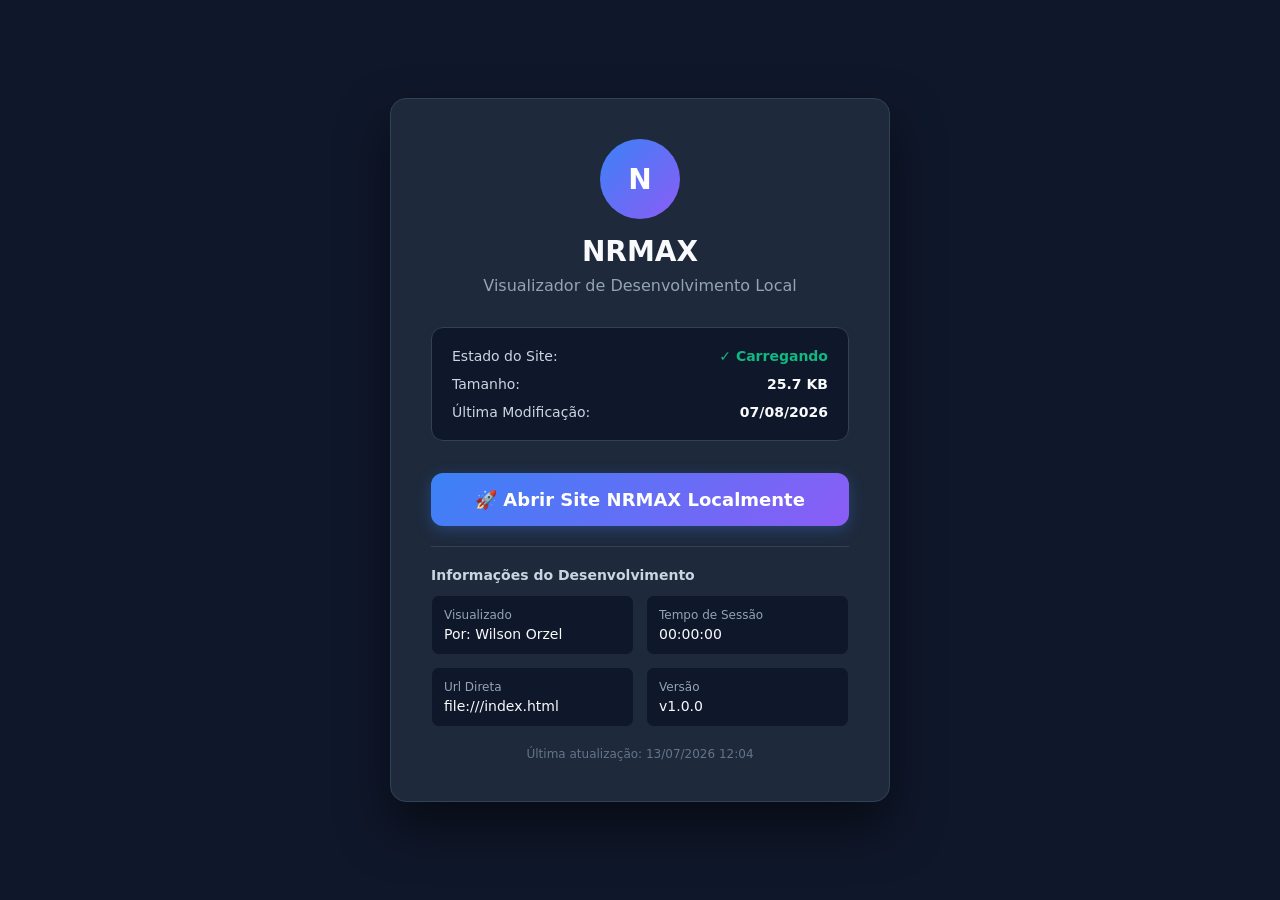
<file: tracker-dashboard.html>
<!DOCTYPE html>
<html lang="pt-BR">
<head>
  <meta charset="UTF-8">
  <meta name="viewport" content="width=device-width, initial-scale=1.0">
  <title>NRMAX Local Development Tracker</title>
  <style>
    * { margin: 0; padding: 0; box-sizing: border-box }
    
    body {
      font-family: 'Segoe UI', system-ui, sans-serif;
      background: #0f172a;
      color: #f8fafc;
      display: flex;
      align-items: center;
      justify-content: center;
      min-height: 100vh;
      padding: 20px;
    }
    
    .tracker {
      background: #1e293b;
      border-radius: 16px;
      padding: 40px;
      max-width: 500px;
      width: 100%;
      box-shadow: 0 25px 50px rgba(0, 0, 0, 0.5);
      border: 1px solid #334155;
    }
    
    .header {
      text-align: center;
      margin-bottom: 32px;
    }
    
    .logo {
      width: 80px;
      height: 80px;
      background: linear-gradient(135deg, #3b82f6, #8b5cf6);
      border-radius: 50%;
      margin: 0 auto 16px;
      display: flex;
      align-items: center;
      justify-content: center;
      font-size: 28px;
      font-weight: bold;
      color: white;
    }
    
    h1 {
      font-size: 28px;
      margin-bottom: 8px;
      color: #f8fafc;
    }
    
    .subtitle {
      color: #94a3b8;
      font-size: 16px;
      margin-bottom: 32px;
    }
    
    .status-bar {
      background: #0f172a;
      border-radius: 12px;
      padding: 20px;
      margin-bottom: 32px;
      border: 1px solid #334155;
    }
    
    .status-item {
      display: flex;
      align-items: center;
      justify-content: space-between;
      margin-bottom: 12px;
    }
    
    .status-item:last-child {
      margin-bottom: 0;
    }
    
    .status-label {
      color: #cbd5e1;
      font-size: 14px;
    }
    
    .status-value {
      font-weight: 600;
      font-size: 14px;
    }
    
    .status-good {
      color: #10b981;
    }
    
    .status-warning {
      color: #f59e0b;
    }
    
    .status-error {
      color: #ef4444;
    }
    
    .action-button {
      display: block;
      width: 100%;
      padding: 16px;
      background: linear-gradient(135deg, #3b82f6, #8b5cf6);
      color: white;
      text-decoration: none;
      border-radius: 12px;
      font-size: 18px;
      font-weight: 600;
      text-align: center;
      transition: all 0.3s ease;
      margin-bottom: 20px;
      box-shadow: 0 4px 15px rgba(59, 130, 246, 0.3);
    }
    
    .action-button:hover {
      transform: translateY(-2px);
      box-shadow: 0 8px 25px rgba(59, 130, 246, 0.5);
    }
    
    .action-button:active {
      transform: translateY(0);
    }
    
    .info-section {
      border-top: 1px solid #334155;
      padding-top: 20px;
    }
    
    .info-title {
      color: #cbd5e1;
      font-size: 14px;
      margin-bottom: 12px;
      font-weight: 600;
    }
    
    .info-items {
      display: grid;
      grid-template-columns: 1fr 1fr;
      gap: 12px;
    }
    
    .info-item {
      background: #0f172a;
      padding: 12px;
      border-radius: 8px;
      border: 1px solid #1e293b;
    }
    
    .info-label {
      color: #94a3b8;
      font-size: 12px;
      margin-bottom: 4px;
    }
    
    .info-value {
      color: #f8fafc;
      font-size: 14px;
      font-weight: 500;
    }
    
    .tracking-id {
      background: #10b981;
      color: white;
      padding: 4px 8px;
      border-radius: 6px;
      font-size: 11px;
      font-weight: 600;
      margin-left: 8px;
      animation: pulse 2s infinite;
    }
    
    @keyframes pulse {
      0%, 100% { opacity: 1; }
      50% { opacity: 0.7; }
    }
    
    .last-updated {
      text-align: center;
      color: #64748b;
      font-size: 12px;
      margin-top: 20px;
    }
  </style>
</head>
<body>
  <div class="tracker">
    <div class="header">
      <div class="logo">N</div>
      <h1>NRMAX</h1>
      <p class="subtitle">Visualizador de Desenvolvimento Local</p>
    </div>
    
    <div class="status-bar">
      <div class="status-item">
        <span class="status-label">Estado do Site:</span>
        <span class="status-value status-good">✓ Carregando</span>
      </div>
      <div class="status-item">
        <span class="status-label">Tamanho:</span>
        <span class="status-value">25.7 KB</span>
      </div>
      <div class="status-item">
        <span class="status-label">Última Modificação:</span>
        <span class="status-value">07/08/2026</span>
      </div>
    </div>
    
    <a href="index.html" class="action-button">
      🚀 Abrir Site NRMAX Localmente
    </a>
    
    <div class="info-section">
      <div class="info-title">Informações do Desenvolvimento</div>
      <div class="info-items">
        <div class="info-item">
          <div class="info-label">Visualizado</div>
          <div class="info-value">Por: Wilson Orzel</div>
        </div>
        <div class="info-item">
          <div class="info-label">Tempo de Sessão</div>
          <div class="info-value">00:00:00</div>
        </div>
        <div class="info-item">
          <div class="info-label">Url Direta</div>
          <div class="info-value">file:///index.html</div>
        </div>
        <div class="info-item">
          <div class="info-label">Versão</div>
          <div class="info-value">v1.0.0</div>
        </div>
      </div>
    </div>
    
    <div class="last-updated">
      Última atualização: 13/07/2026 12:04
    </div>
  </div>
</body>
</html>
</file>
<file: styles.css>
/* ========================================
   NRmax — Soluções em Manutenção Industrial e Predial
   Global Stylesheet
   ======================================== */

/* ===== RESET & BASE ===== */
*, *::before, *::after {
    margin: 0;
    padding: 0;
    box-sizing: border-box;
}

:root {
    --primary: #0d1f3c;
    --primary-dark: #091428;
    --primary-light: #1a3a6b;
    --accent: #1e88e5;
    --accent-light: #42a5f5;
    --accent-dark: #1565c0;
    --orange: #f5d623;
    --orange-light: #f5e14b;
    --green-whatsapp: #25d366;
    --green-whatsapp-dark: #128c7e;
    --white: #ffffff;
    --gray-50: #f8f9fa;
    --gray-100: #f1f3f5;
    --gray-200: #e9ecef;
    --gray-300: #dee2e6;
    --gray-400: #ced4da;
    --gray-500: #adb5bd;
    --gray-600: #6c757d;
    --gray-700: #495057;
    --gray-800: #343a40;
    --gray-900: #212529;
    --font-primary: 'Outfit', 'Inter', sans-serif;
    --font-body: 'Inter', sans-serif;
    --shadow-sm: 0 1px 3px rgba(0,0,0,.08);
    --shadow-md: 0 4px 16px rgba(0,0,0,.1);
    --shadow-lg: 0 8px 32px rgba(0,0,0,.15);
    --shadow-xl: 0 16px 48px rgba(0,0,0,.2);
    --radius-sm: 6px;
    --radius-md: 10px;
    --radius-lg: 16px;
    --radius-xl: 24px;
    --transition: .3s cubic-bezier(.4,0,.2,1);
}

html {
    scroll-behavior: smooth;
    font-size: 16px;
}

body {
    font-family: var(--font-body);
    color: var(--gray-800);
    background: var(--white);
    line-height: 1.6;
    overflow-x: hidden;
    -webkit-font-smoothing: antialiased;
    -moz-osx-font-smoothing: grayscale;
}

img {
    max-width: 100%;
    height: auto;
    display: block;
}

a {
    text-decoration: none;
    color: inherit;
    transition: var(--transition);
}

ul {
    list-style: none;
}

.container {
    width: 100%;
    max-width: 1200px;
    margin: 0 auto;
    padding: 0 20px;
}

/* ===== WHATSAPP FLOATING BUTTON ===== */
.whatsapp-float {
    position: fixed;
    bottom: 28px;
    right: 28px;
    width: 60px;
    height: 60px;
    background: var(--green-whatsapp);
    border-radius: 50%;
    display: flex;
    align-items: center;
    justify-content: center;
    z-index: 9999;
    box-shadow: 0 4px 20px rgba(37, 211, 102, .4);
    transition: var(--transition);
    animation: pulseWA 2s infinite;
}

.whatsapp-float:hover {
    transform: scale(1.12);
    box-shadow: 0 6px 28px rgba(37, 211, 102, .55);
}

.whatsapp-float .whatsapp-tooltip {
    position: absolute;
    right: 72px;
    background: var(--gray-900);
    color: var(--white);
    padding: 8px 14px;
    border-radius: var(--radius-sm);
    font-size: .82rem;
    font-weight: 500;
    white-space: nowrap;
    opacity: 0;
    pointer-events: none;
    transform: translateX(8px);
    transition: var(--transition);
}

.whatsapp-float:hover .whatsapp-tooltip {
    opacity: 1;
    transform: translateX(0);
}

@keyframes pulseWA {
    0% { box-shadow: 0 0 0 0 rgba(37,211,102,.5); }
    70% { box-shadow: 0 0 0 16px rgba(37,211,102,0); }
    100% { box-shadow: 0 0 0 0 rgba(37,211,102,0); }
}

/* ===== HEADER ===== */
.header {
    position: fixed;
    top: 0;
    left: 0;
    width: 100%;
    z-index: 1000;
    background: transparent;
    transition: var(--transition);
    padding: 16px 0;
}

.header.scrolled {
    background: rgba(13, 31, 60, .97);
    backdrop-filter: blur(12px);
    padding: 10px 0;
    box-shadow: 0 2px 20px rgba(0,0,0,.2);
}

.header-inner {
    display: flex;
    align-items: center;
    justify-content: space-between;
}

.logo {
    font-family: var(--font-primary);
    font-size: 2.2rem;
    font-weight: 800;
    letter-spacing: -1px;
    display: flex;
    flex-direction: column;
    line-height: 1;
}

.logo-text {
    display: flex;
    align-items: baseline;
}

.logo-nr {
    color: var(--white);
}

.logo-max {
    color: var(--orange);
}

.logo-sub {
    font-size: 0.55rem;
    font-weight: 400;
    color: var(--white);
    letter-spacing: 1px;
    text-transform: uppercase;
    margin-top: 2px;
}

.nav-list {
    display: flex;
    gap: 32px;
}

.nav-link {
    color: rgba(255,255,255,.85);
    font-size: .9rem;
    font-weight: 500;
    position: relative;
    padding: 4px 0;
}

.nav-link::after {
    content: '';
    position: absolute;
    bottom: -2px;
    left: 0;
    width: 0;
    height: 2px;
    background: var(--orange);
    transition: var(--transition);
}

.nav-link:hover,
.nav-link.active {
    color: var(--white);
}

.nav-link:hover::after,
.nav-link.active::after {
    width: 100%;
}

.header-whatsapp-btn {
    display: flex;
    align-items: center;
    gap: 8px;
    background: var(--green-whatsapp);
    color: var(--white);
    padding: 10px 20px;
    border-radius: var(--radius-sm);
    font-size: .85rem;
    font-weight: 600;
    transition: var(--transition);
}

.header-whatsapp-btn:hover {
    background: var(--green-whatsapp-dark);
    transform: translateY(-1px);
}

/* Hamburger */
.hamburger {
    display: none;
    flex-direction: column;
    gap: 5px;
    background: none;
    border: none;
    cursor: pointer;
    padding: 4px;
    z-index: 1001;
}

.hamburger span {
    width: 26px;
    height: 2.5px;
    background: var(--white);
    border-radius: 2px;
    transition: var(--transition);
}

.hamburger.active span:nth-child(1) {
    transform: rotate(45deg) translate(5px, 5px);
}

.hamburger.active span:nth-child(2) {
    opacity: 0;
}

.hamburger.active span:nth-child(3) {
    transform: rotate(-45deg) translate(6px, -6px);
}

/* ===== BUTTONS ===== */
.btn {
    display: inline-flex;
    align-items: center;
    gap: 10px;
    padding: 14px 32px;
    border-radius: var(--radius-sm);
    font-family: var(--font-primary);
    font-size: .95rem;
    font-weight: 600;
    cursor: pointer;
    border: none;
    transition: var(--transition);
    white-space: nowrap;
}

.btn-primary {
    background: var(--green-whatsapp);
    color: var(--white);
    box-shadow: 0 4px 16px rgba(37, 211, 102, .3);
}

.btn-primary:hover {
    background: var(--green-whatsapp-dark);
    transform: translateY(-2px);
    box-shadow: 0 6px 24px rgba(37, 211, 102, .45);
}

.btn-outline {
    background: transparent;
    color: var(--white);
    border: 2px solid rgba(255,255,255,.4);
}

.btn-outline:hover {
    background: rgba(255,255,255,.1);
    border-color: var(--white);
    transform: translateY(-2px);
}

/* Dropdown */
.dropdown {
    position: relative;
    display: inline-block;
    z-index: 10;
}

.dropdown-toggle {
    cursor: pointer;
    display: inline-flex;
    align-items: center;
    gap: 6px;
}

.dropdown-menu {
    display: none;
    position: absolute;
    top: 100%;
    left: 0;
    min-width: 280px;
    background: var(--white);
    border-radius: 8px;
    box-shadow: 0 8px 30px rgba(0,0,0,.18);
    margin-top: 8px;
    z-index: 99999;
    overflow: hidden;
}

.dropdown-menu.show {
    display: block;
}

.dropdown-item {
    display: block;
    padding: 5px 20px;
    color: var(--dark);
    text-decoration: none;
    font-size: 0.95rem;
    cursor: pointer;
    pointer-events: auto;
    position: relative;
    z-index: 1;
    transition: background .2s, color .2s;
}

.dropdown-item:hover {
    background: var(--green-light);
    color: var(--primary);
    text-decoration: underline;
}

.btn-small {
    padding: 10px 24px;
    font-size: .85rem;
}

.btn-light {
    background: var(--white);
    color: var(--primary);
}

.btn-light:hover {
    background: var(--gray-100);
    transform: translateY(-2px);
}

.btn-outline-light {
    background: transparent;
    color: var(--white);
    border: 2px solid rgba(255,255,255,.5);
}

.btn-outline-light:hover {
    background: rgba(255,255,255,.12);
    border-color: var(--white);
}

.btn-cta {
    background: var(--orange);
    color: var(--white);
    padding: 16px 36px;
    font-size: 1.05rem;
    box-shadow: 0 4px 20px rgba(245, 124, 0, .35);
}

.btn-cta:hover {
    background: var(--orange-light);
    transform: translateY(-2px);
    box-shadow: 0 8px 28px rgba(245, 124, 0, .5);
}

/* ===== HERO SECTION ===== */
.hero {
    position: relative;
    min-height: 100vh;
    display: flex;
    align-items: center;
    background: 
        linear-gradient(160deg, rgba(9, 20, 40, .92) 0%, rgba(13, 31, 60, .85) 50%, rgba(26, 58, 107, .8) 100%),
        url('https://images.unsplash.com/photo-1504307651254-35680f356dfd?w=1600&q=80') center/cover no-repeat;
    padding: 140px 0 80px;
}

.hero-overlay {
    position: absolute;
    inset: 0;
    background: 
        radial-gradient(ellipse at 80% 20%, rgba(30, 136, 229, .15) 0%, transparent 60%),
        radial-gradient(ellipse at 20% 80%, rgba(245, 124, 0, .08) 0%, transparent 50%);
    pointer-events: none;
}

.hero-content {
    position: relative;
    z-index: 2;
}

.hero-badge {
    display: inline-block;
    background: rgba(255,255,255,.12);
    backdrop-filter: blur(8px);
    border: 1px solid rgba(255,255,255,.15);
    color: rgba(255,255,255,.9);
    padding: 8px 20px;
    border-radius: 50px;
    font-size: .82rem;
    font-weight: 500;
    letter-spacing: .5px;
    text-transform: uppercase;
    margin-bottom: 28px;
    animation: fadeInUp .6s ease both;
}

.hero-title {
    font-family: var(--font-primary);
    font-size: 3.5rem;
    font-weight: 800;
    color: var(--white);
    line-height: 1.15;
    margin-bottom: 20px;
    animation: fadeInUp .6s ease .1s both;
}

.hero-highlight {
    background: linear-gradient(135deg, var(--orange), var(--orange-light));
    -webkit-background-clip: text;
    -webkit-text-fill-color: transparent;
    background-clip: text;
}

.hero-subtitle {
    color: rgba(255,255,255,.75);
    font-size: 1.1rem;
    max-width: 600px;
    margin-bottom: 36px;
    animation: fadeInUp .6s ease .2s both;
}

.hero-buttons {
    display: flex;
    gap: 16px;
    flex-wrap: wrap;
    margin-bottom: 60px;
    animation: fadeInUp .6s ease .3s both;
    position: relative;
    z-index: 5;
}

/* Hero Retrofit Cards */
.hero-cards {
    display: grid;
    grid-template-columns: repeat(3, 1fr);
    gap: 20px;
    animation: fadeInUp .6s ease .4s both;
    position: relative;
    z-index: 1;
}

.hero-card {
    background: rgba(255,255,255,.08);
    backdrop-filter: blur(12px);
    border: 1px solid rgba(255,255,255,.12);
    border-radius: var(--radius-md);
    padding: 28px 24px;
    transition: var(--transition);
    cursor: default;
}

.hero-card:hover {
    background: rgba(255,255,255,.14);
    border-color: rgba(255,255,255,.25);
    transform: translateY(-4px);
}

.hero-card-icon {
    width: 52px;
    height: 52px;
    background: linear-gradient(135deg, var(--accent), var(--accent-light));
    border-radius: var(--radius-sm);
    display: flex;
    align-items: center;
    justify-content: center;
    color: var(--white);
    margin-bottom: 16px;
}

.hero-card h3 {
    font-family: var(--font-primary);
    color: var(--white);
    font-size: 1.05rem;
    font-weight: 700;
    margin-bottom: 8px;
}

.hero-card p {
    color: rgba(255,255,255,.65);
    font-size: .88rem;
    line-height: 1.5;
}

/* ===== COMMITMENT SECTION ===== */
.commitment {
    position: relative;
    padding: 100px 0;
    background: 
        linear-gradient(135deg, rgba(9, 20, 40, .88) 0%, rgba(13, 31, 60, .82) 100%),
        url('https://images.unsplash.com/photo-1581092160607-ee22621dd758?w=1400&q=80') center/cover no-repeat;
    overflow: hidden;
}

.commitment-bg {
    position: absolute;
    inset: 0;
    background: radial-gradient(ellipse at 70% 50%, rgba(30, 136, 229, .12), transparent 70%);
}

.commitment-content {
    position: relative;
    z-index: 2;
}

.commitment-title {
    font-family: var(--font-primary);
    font-size: 2.5rem;
    font-weight: 700;
    color: var(--white);
    line-height: 1.3;
    margin-bottom: 32px;
}

.highlight-text {
    color: var(--orange);
}

.commitment-buttons {
    display: flex;
    gap: 16px;
    flex-wrap: wrap;
}

/* ===== SERVICES SECTION ===== */
.services {
    padding: 100px 0;
    background: var(--gray-50);
}

.section-header {
    text-align: center;
    margin-bottom: 60px;
}

.section-tag {
    display: inline-block;
    color: var(--accent);
    font-size: .78rem;
    font-weight: 700;
    letter-spacing: 2px;
    text-transform: uppercase;
    margin-bottom: 12px;
}

.section-title {
    font-family: var(--font-primary);
    font-size: 2.4rem;
    font-weight: 800;
    color: var(--primary);
    margin-bottom: 16px;
    position: relative;
}

.section-title::after {
    content: '';
    display: block;
    width: 60px;
    height: 3px;
    background: var(--orange);
    margin: 16px auto 0;
    border-radius: 2px;
}

.section-description {
    color: var(--gray-600);
    font-size: 1rem;
    max-width: 620px;
    margin: 0 auto;
}

/* Services Grid */
.services-grid {
    display: grid;
    grid-template-columns: repeat(3, 1fr);
    gap: 28px;
}

.service-card {
    background: var(--white);
    border-radius: var(--radius-md);
    overflow: hidden;
    box-shadow: var(--shadow-sm);
    transition: var(--transition);
}

.service-card:hover {
    transform: translateY(-6px);
    box-shadow: var(--shadow-lg);
}

.service-card-image {
    position: relative;
    height: 200px;
    overflow: hidden;
}

.service-card-image img {
    width: 100%;
    height: 100%;
    object-fit: cover;
    object-position: center 60%;
    transition: transform .5s ease;
}

.service-card:hover .service-card-image img {
    transform: scale(1.08);
}

.service-card-overlay {
    position: absolute;
    top: 12px;
    right: 12px;
    width: 44px;
    height: 44px;
    background: var(--accent);
    border-radius: 50%;
    display: flex;
    align-items: center;
    justify-content: center;
}

.service-number {
    color: var(--white);
    font-family: var(--font-primary);
    font-size: .85rem;
    font-weight: 700;
}

.service-card-content {
    padding: 24px;
}

.service-card-content h3 {
    font-family: var(--font-primary);
    font-size: 1.15rem;
    font-weight: 700;
    color: var(--primary);
    margin-bottom: 10px;
}

.service-card-content p {
    color: var(--gray-600);
    font-size: .9rem;
    line-height: 1.6;
}

.services-cta {
    text-align: center;
    margin-top: 48px;
}

/* ===== STATS SECTION ===== */
.stats {
    position: relative;
    padding: 80px 0;
    background: 
        linear-gradient(135deg, rgba(9, 20, 40, .9), rgba(13, 31, 60, .88)),
        url('https://images.unsplash.com/photo-1565008447742-97f6f38c985c?w=1400&q=80') center/cover no-repeat;
}

.stats-overlay {
    position: absolute;
    inset: 0;
    background: radial-gradient(ellipse at 50% 50%, rgba(30, 136, 229, .08), transparent 70%);
}

.stats-content {
    position: relative;
    z-index: 2;
    text-align: center;
}

.stats-title {
    font-family: var(--font-primary);
    font-size: 2.2rem;
    font-weight: 700;
    color: var(--white);
    margin-bottom: 48px;
}

.stats-grid {
    display: grid;
    grid-template-columns: repeat(3, 1fr);
    gap: 40px;
    justify-content: center;
}

.stat-item {
    text-align: center;
}

.stat-number {
    font-family: var(--font-primary);
    font-size: 3.2rem;
    font-weight: 800;
    color: var(--orange);
    display: inline;
}

.stat-suffix {
    font-family: var(--font-primary);
    font-size: 2rem;
    font-weight: 700;
    color: var(--orange);
}

.stat-label {
    display: block;
    color: rgba(255,255,255,.7);
    font-size: .9rem;
    font-weight: 500;
    margin-top: 8px;
}

/* ===== TESTIMONIALS ===== */
.testimonials {
    padding: 100px 0;
    background: var(--white);
}

.testimonials-grid {
    display: grid;
    grid-template-columns: repeat(3, 1fr);
    gap: 28px;
}

.testimonial-card {
    background: var(--gray-50);
    border-radius: var(--radius-md);
    padding: 32px;
    border: 1px solid var(--gray-200);
    transition: var(--transition);
}

.testimonial-card:hover {
    border-color: var(--accent);
    box-shadow: var(--shadow-md);
    transform: translateY(-4px);
}

.testimonial-stars {
    color: var(--orange);
    font-size: 1.1rem;
    letter-spacing: 2px;
    margin-bottom: 16px;
}

.testimonial-text {
    color: var(--gray-700);
    font-size: .95rem;
    font-style: italic;
    line-height: 1.7;
    margin-bottom: 24px;
}

.testimonial-author {
    display: flex;
    align-items: center;
    gap: 14px;
}

.testimonial-avatar {
    width: 48px;
    height: 48px;
    background: linear-gradient(135deg, var(--primary), var(--accent));
    border-radius: 50%;
    display: flex;
    align-items: center;
    justify-content: center;
    color: var(--white);
    font-family: var(--font-primary);
    font-size: .9rem;
    font-weight: 700;
    flex-shrink: 0;
}

.testimonial-info strong {
    display: block;
    font-size: .92rem;
    color: var(--primary);
}

.testimonial-info span {
    font-size: .8rem;
    color: var(--gray-500);
}

/* ===== TRUST SECTION ===== */
.trust-section {
    padding: 80px 0;
    background: var(--gray-50);
    text-align: center;
}

.trust-title {
    font-family: var(--font-primary);
    font-size: 2rem;
    font-weight: 400;
    color: var(--primary);
    line-height: 1.5;
}

.trust-title strong {
    font-weight: 800;
}

.highlight-orange {
    color: var(--orange);
    font-weight: 700;
}

/* ===== PROJECTS SECTION ===== */
.projects {
    padding: 100px 0;
    background: var(--primary);
}

.section-header-light {
    text-align: center;
    margin-bottom: 60px;
}

.section-tag-light {
    display: inline-block;
    color: var(--orange);
    font-size: .78rem;
    font-weight: 700;
    letter-spacing: 2px;
    text-transform: uppercase;
    margin-bottom: 12px;
}

.section-title-light {
    font-family: var(--font-primary);
    font-size: 2.2rem;
    font-weight: 800;
    color: var(--white);
    margin-bottom: 16px;
}

.section-title-light::after {
    content: '';
    display: block;
    width: 60px;
    height: 3px;
    background: var(--orange);
    margin: 16px auto 0;
    border-radius: 2px;
}

.section-description-light {
    color: rgba(255,255,255,.6);
    font-size: 1rem;
    max-width: 600px;
    margin: 0 auto;
}

.projects-grid {
    display: grid;
    grid-template-columns: repeat(3, 1fr);
    gap: 28px;
}

.project-card {
    background: rgba(255,255,255,.06);
    border: 1px solid rgba(255,255,255,.1);
    border-radius: var(--radius-md);
    overflow: hidden;
    transition: var(--transition);
}

.project-card:hover {
    background: rgba(255,255,255,.1);
    border-color: rgba(255,255,255,.2);
    transform: translateY(-6px);
}

.project-image {
    height: 200px;
    overflow: hidden;
}

.project-image img {
    width: 100%;
    height: 100%;
    object-fit: cover;
    transition: transform .5s ease;
}

.project-card:hover .project-image img {
    transform: scale(1.06);
}

.project-content {
    padding: 24px;
}

.project-category {
    display: inline-block;
    background: rgba(245, 124, 0, .15);
    color: var(--orange);
    padding: 4px 12px;
    border-radius: 50px;
    font-size: .72rem;
    font-weight: 700;
    letter-spacing: 1px;
    text-transform: uppercase;
    margin-bottom: 12px;
}

.project-content h3 {
    font-family: var(--font-primary);
    color: var(--white);
    font-size: 1.1rem;
    font-weight: 700;
    margin-bottom: 8px;
}

.project-content p {
    color: rgba(255,255,255,.6);
    font-size: .88rem;
    line-height: 1.6;
    margin-bottom: 16px;
}

.project-link {
    color: var(--orange);
    font-size: .88rem;
    font-weight: 600;
    transition: var(--transition);
}

.project-link:hover {
    color: var(--orange-light);
    letter-spacing: .5px;
}

/* ===== CTA BAND ===== */
.cta-band {
    padding: 60px 0;
    background: linear-gradient(135deg, var(--green-whatsapp-dark), var(--green-whatsapp));
}

.cta-band-content {
    display: flex;
    align-items: center;
    justify-content: space-between;
    gap: 32px;
}

.cta-band-text h2 {
    font-family: var(--font-primary);
    color: var(--white);
    font-size: 1.6rem;
    font-weight: 700;
    margin-bottom: 8px;
}

.cta-band-text p {
    color: rgba(255,255,255,.85);
    font-size: .95rem;
}

.btn-cta {
    background: var(--white);
    color: var(--primary) !important;
    flex-shrink: 0;
}

.btn-cta:hover {
    background: var(--gray-100);
    box-shadow: var(--shadow-lg);
}

/* ===== FOOTER ===== */
.footer {
    background: var(--primary-dark);
    padding: 60px 0 0;
}

.footer-grid {
    display: grid;
    grid-template-columns: 1.5fr 1fr 1fr 1.2fr;
    gap: 40px;
    padding-bottom: 40px;
}

.footer-logo {
    font-family: var(--font-primary);
    font-size: 1.8rem;
    font-weight: 800;
    display: inline-flex;
    flex-direction: column;
    line-height: 1;
    margin-bottom: 16px;
}

.footer-about p {
    color: rgba(255,255,255,.55);
    font-size: .88rem;
    line-height: 1.7;
    margin-bottom: 20px;
}

.footer-social {
    display: flex;
    gap: 12px;
}

.social-link {
    width: 38px;
    height: 38px;
    background: rgba(255,255,255,.08);
    border-radius: 50%;
    display: flex;
    align-items: center;
    justify-content: center;
    color: rgba(255,255,255,.6);
    transition: var(--transition);
}

.social-link:hover {
    background: var(--accent);
    color: var(--white);
    transform: translateY(-2px);
}

.footer-col h4 {
    font-family: var(--font-primary);
    color: var(--white);
    font-size: 1rem;
    font-weight: 700;
    margin-bottom: 20px;
    position: relative;
    padding-bottom: 12px;
}

.footer-col h4::after {
    content: '';
    position: absolute;
    bottom: 0;
    left: 0;
    width: 30px;
    height: 2px;
    background: var(--orange);
    border-radius: 2px;
}

.footer-col ul li {
    margin-bottom: 10px;
}

.footer-col ul li a {
    color: rgba(255,255,255,.55);
    font-size: .88rem;
    transition: var(--transition);
}

.footer-col ul li a:hover {
    color: var(--orange);
    padding-left: 4px;
}

.footer-contact li {
    display: flex;
    align-items: center;
    gap: 10px;
    color: rgba(255,255,255,.55);
    font-size: .88rem;
}

.footer-contact li svg {
    flex-shrink: 0;
    color: var(--orange);
    fill: var(--orange);
}

.footer-bottom {
    border-top: 1px solid rgba(255,255,255,.08);
    padding: 20px 0;
}

.footer-bottom-inner {
    text-align: center;
}

.footer-bottom p {
    color: rgba(255,255,255,.4);
    font-size: .82rem;
}

/* ===== ANIMATIONS ===== */
@keyframes fadeInUp {
    from {
        opacity: 0;
        transform: translateY(24px);
    }
    to {
        opacity: 1;
        transform: translateY(0);
    }
}

.reveal {
    opacity: 0;
    transform: translateY(30px);
    transition: opacity .6s ease, transform .6s ease;
}

.reveal.visible {
    opacity: 1;
    transform: translateY(0);
}

/* ===== RESPONSIVE ===== */
@media (max-width: 1024px) {
    .hero-title {
        font-size: 2.8rem;
    }

    .hero-cards {
        grid-template-columns: repeat(3, 1fr);
        gap: 16px;
    }

    .services-grid,
    .testimonials-grid,
    .projects-grid {
        grid-template-columns: repeat(2, 1fr);
    }

    .stats-grid {
        grid-template-columns: repeat(4, 1fr);
        gap: 24px;
    }

    .footer-grid {
        grid-template-columns: 1fr 1fr;
    }
}

@media (max-width: 768px) {
    .logo {
        font-size: 2rem;
    }

    .logo-sub {
        font-size: 0.55rem;
    }

    .nav {
        position: fixed;
        top: 0;
        right: -100%;
        width: 280px;
        height: 100vh;
        background: var(--primary-dark);
        padding: 80px 32px 32px;
        transition: var(--transition);
        z-index: 999;
    }

    .nav.active {
        right: 0;
        box-shadow: -4px 0 20px rgba(0,0,0,.3);
    }

    .nav-list {
        flex-direction: column;
        gap: 20px;
    }

    .nav-link {
        font-size: 1rem;
    }

    .header-whatsapp-btn {
        display: none;
    }

    .hamburger {
        display: flex;
    }

    .hero {
        padding: 120px 0 60px;
        min-height: auto;
    }

    .hero-title {
        font-size: 2.2rem;
    }

    .hero-subtitle {
        font-size: 1rem;
    }

    .hero-cards {
        grid-template-columns: 1fr;
        gap: 14px;
    }

    .hero-card {
        padding: 20px;
    }

    .commitment-title {
        font-size: 1.8rem;
    }

    .section-title,
    .section-title-light {
        font-size: 1.8rem;
    }

    .services-grid,
    .testimonials-grid,
    .projects-grid {
        grid-template-columns: 1fr;
    }

    .stats-grid {
        grid-template-columns: repeat(2, 1fr);
        gap: 32px;
    }

    .stat-number {
        font-size: 2.5rem;
    }

    .stats-title {
        font-size: 1.6rem;
    }

    .cta-band-content {
        flex-direction: column;
        text-align: center;
    }

    .footer-grid {
        grid-template-columns: 1fr;
        gap: 32px;
    }

    .trust-title {
        font-size: 1.5rem;
    }
}

@media (max-width: 480px) {
    .hero-title {
        font-size: 1.8rem;
    }

    .hero-buttons {
        flex-direction: column;
    }

    .hero-buttons .btn {
        justify-content: center;
        width: 100%;
    }

    .stats-grid {
        grid-template-columns: repeat(2, 1fr);
        gap: 24px;
    }

    .stat-number {
        font-size: 2rem;
    }

    .whatsapp-float {
        bottom: 20px;
        right: 20px;
        width: 54px;
        height: 54px;
    }
}
</file>
